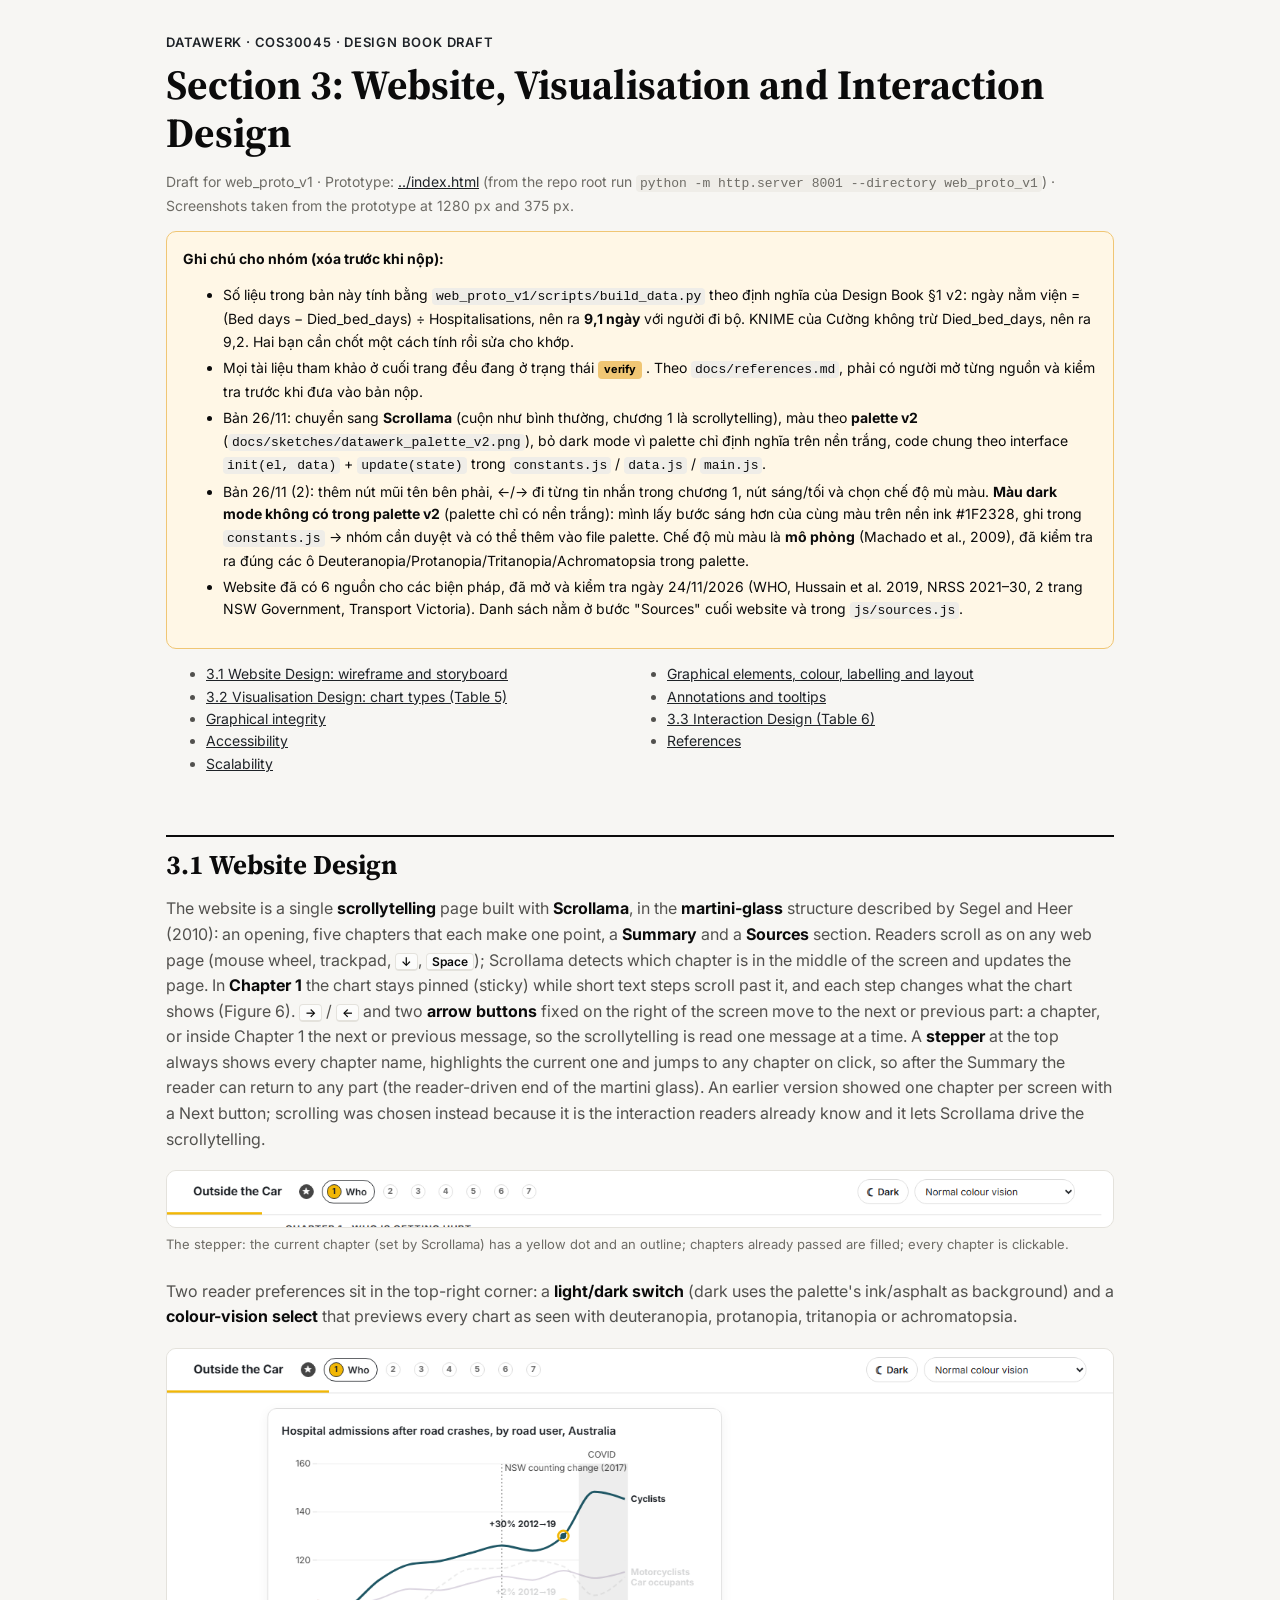
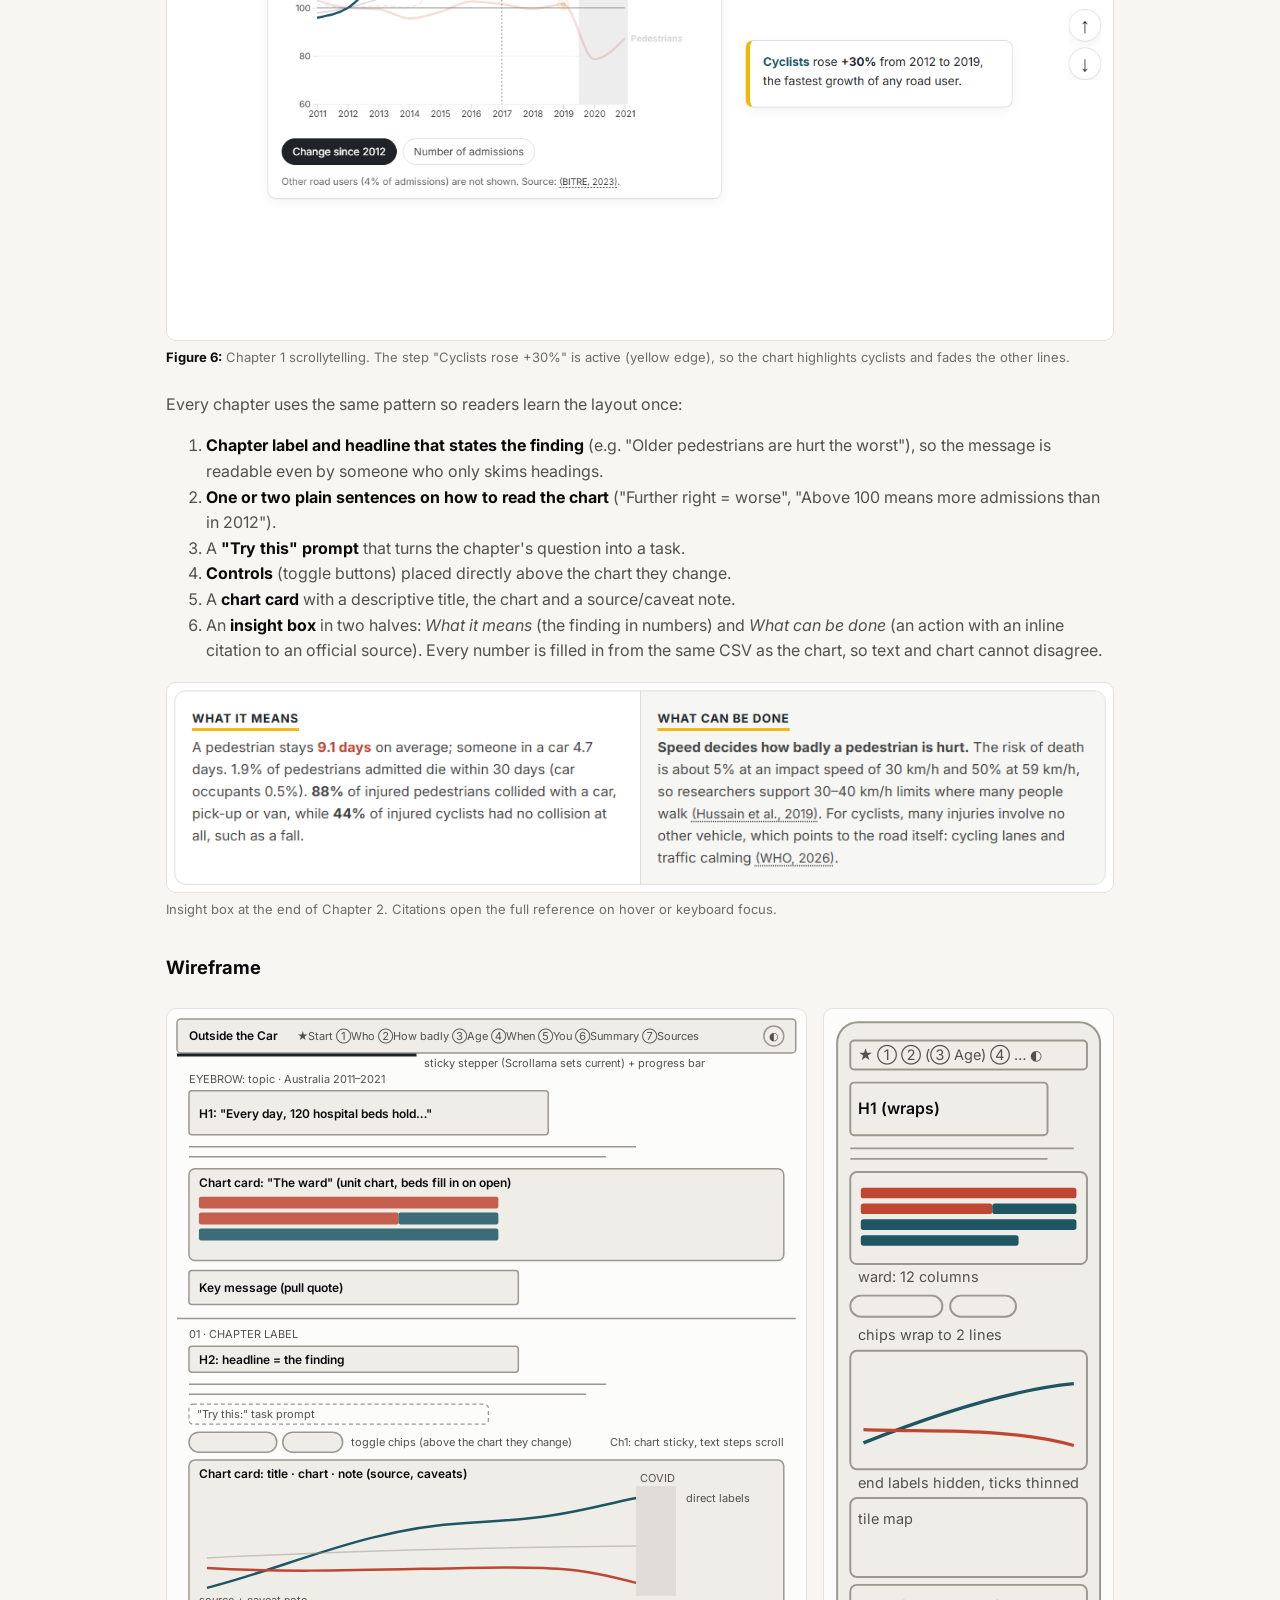
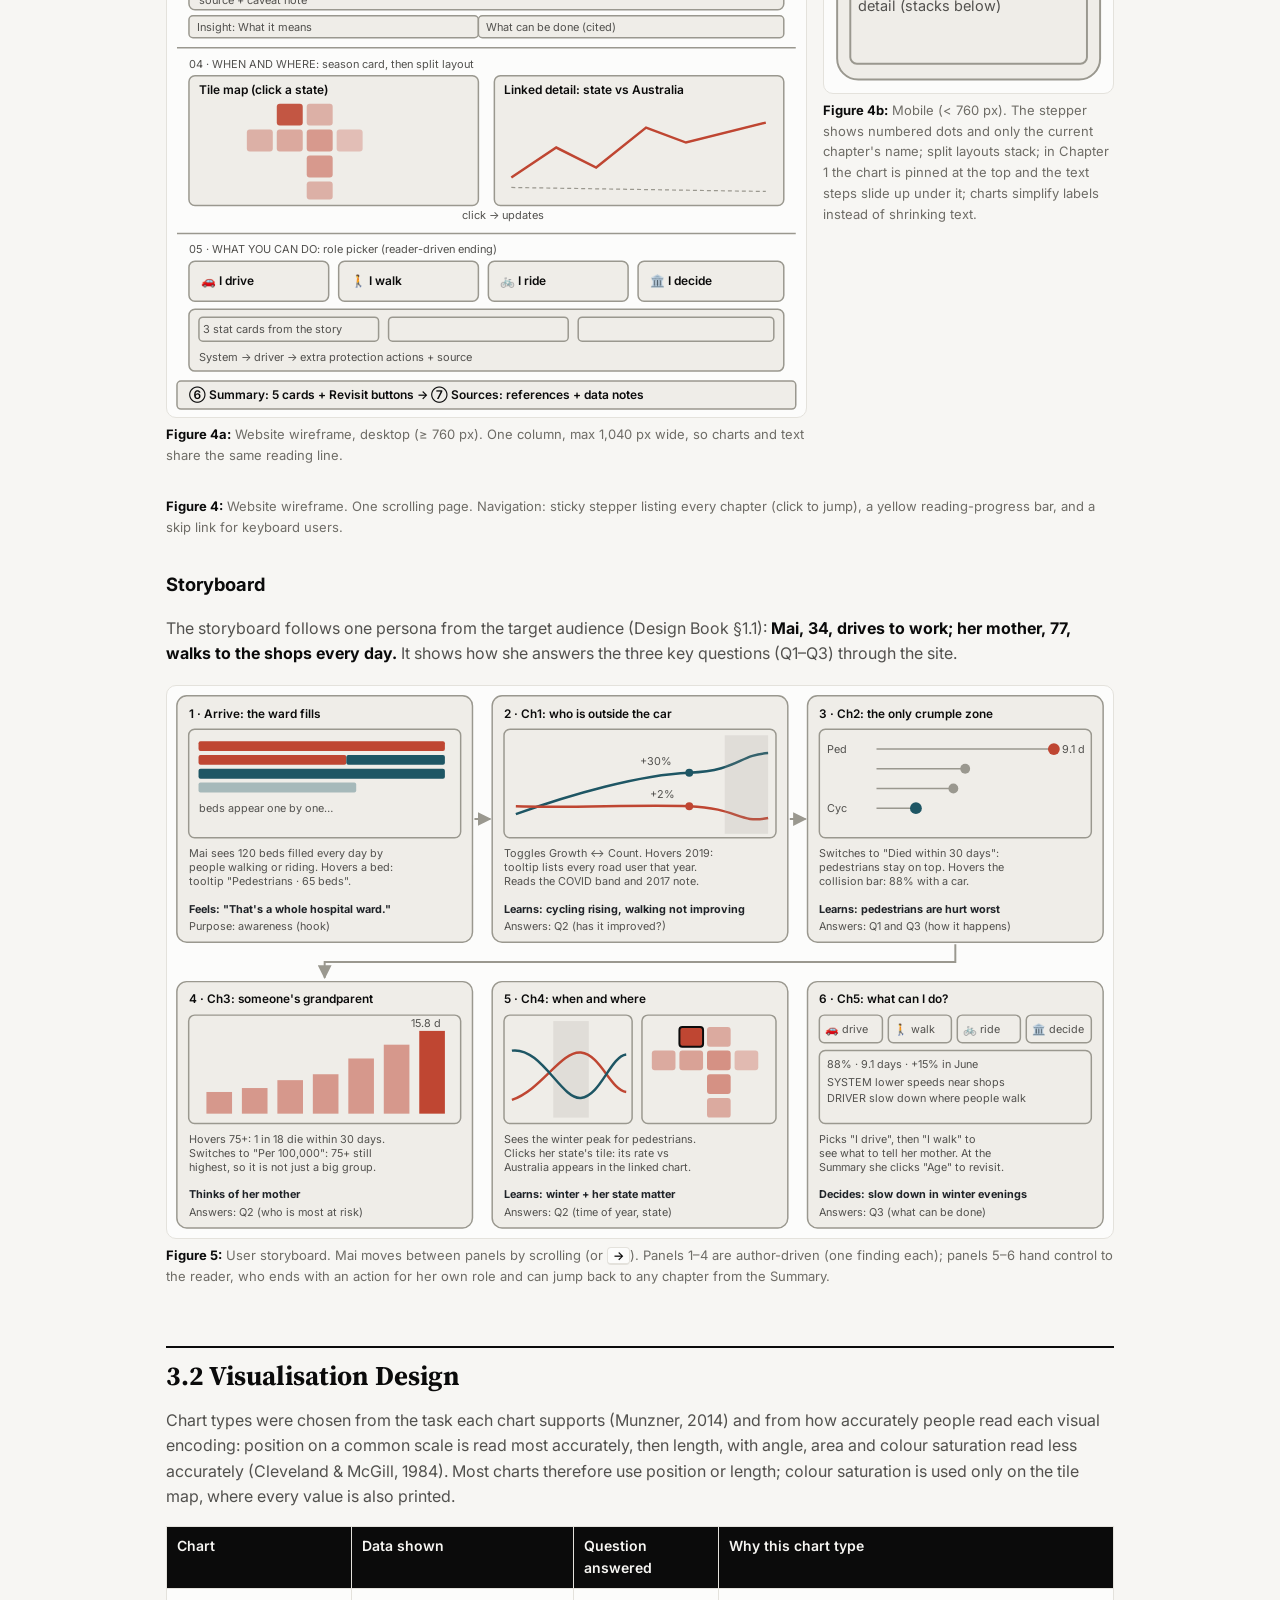
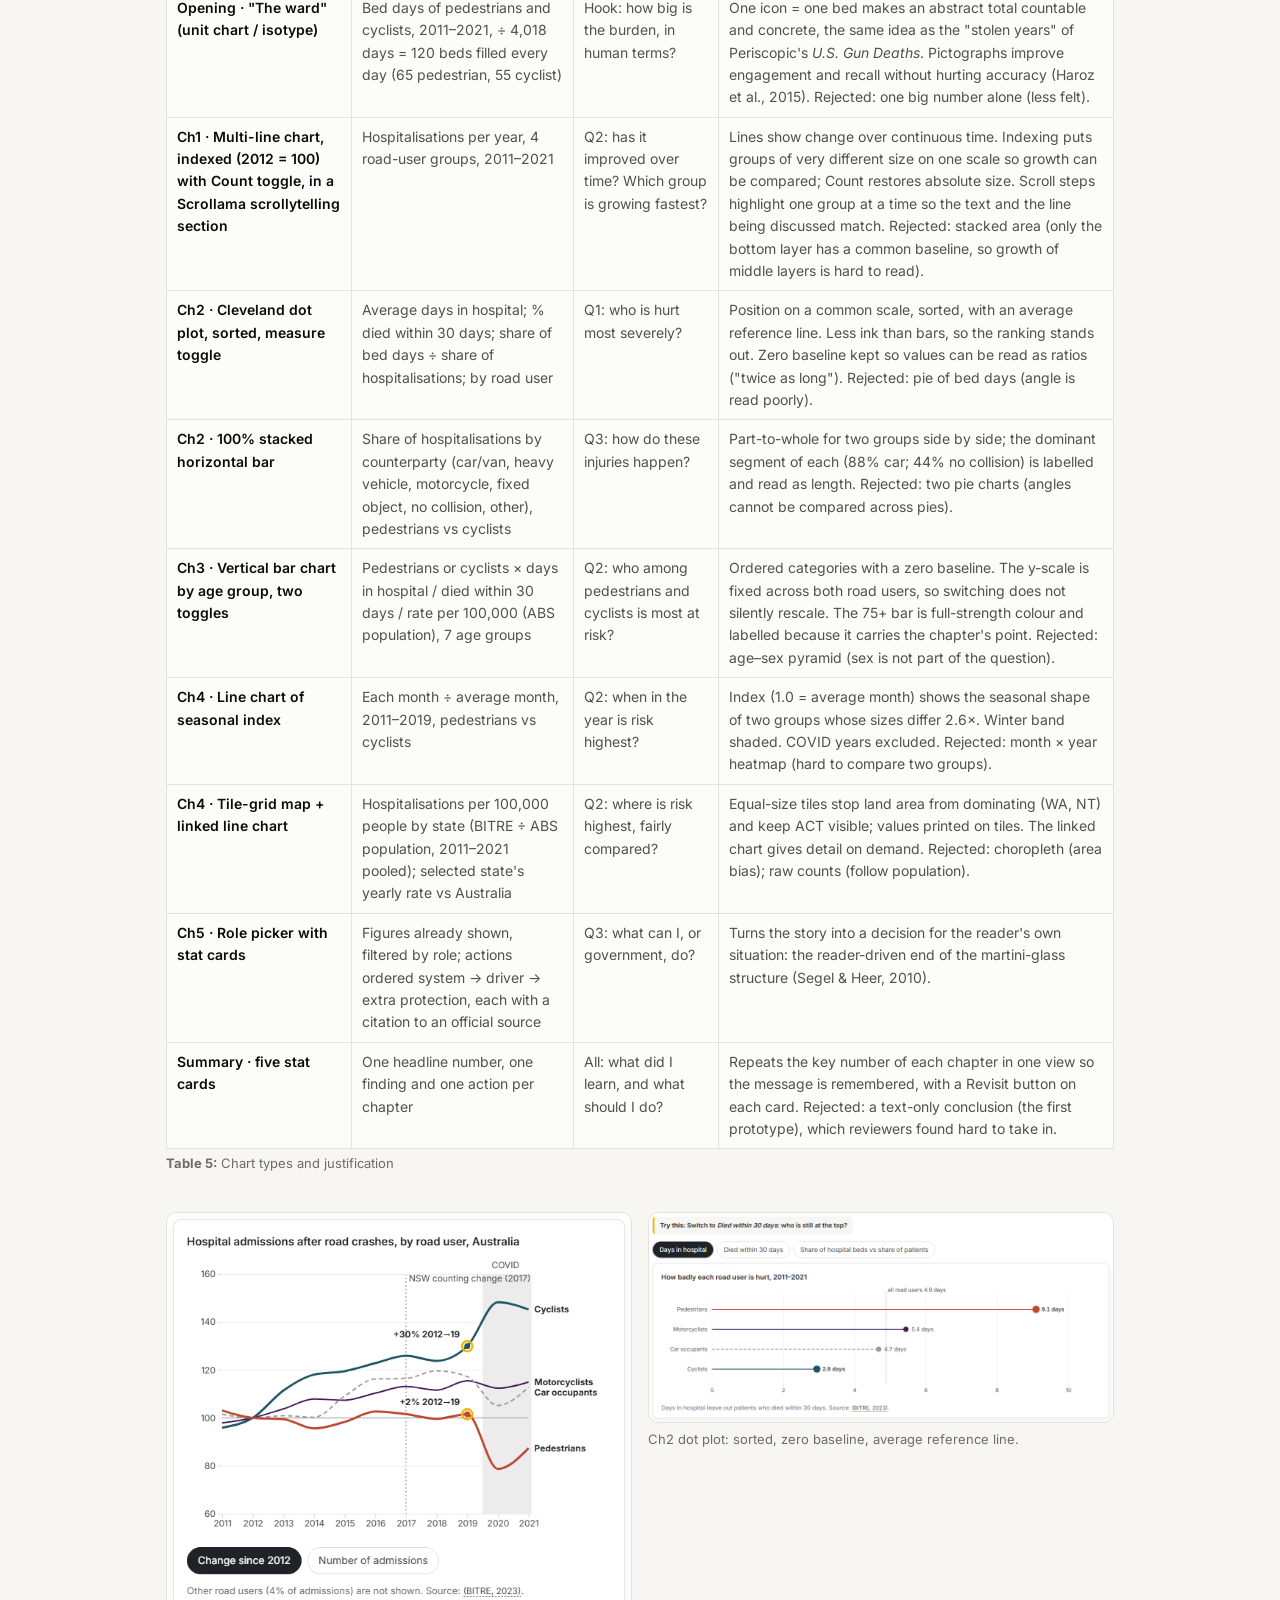
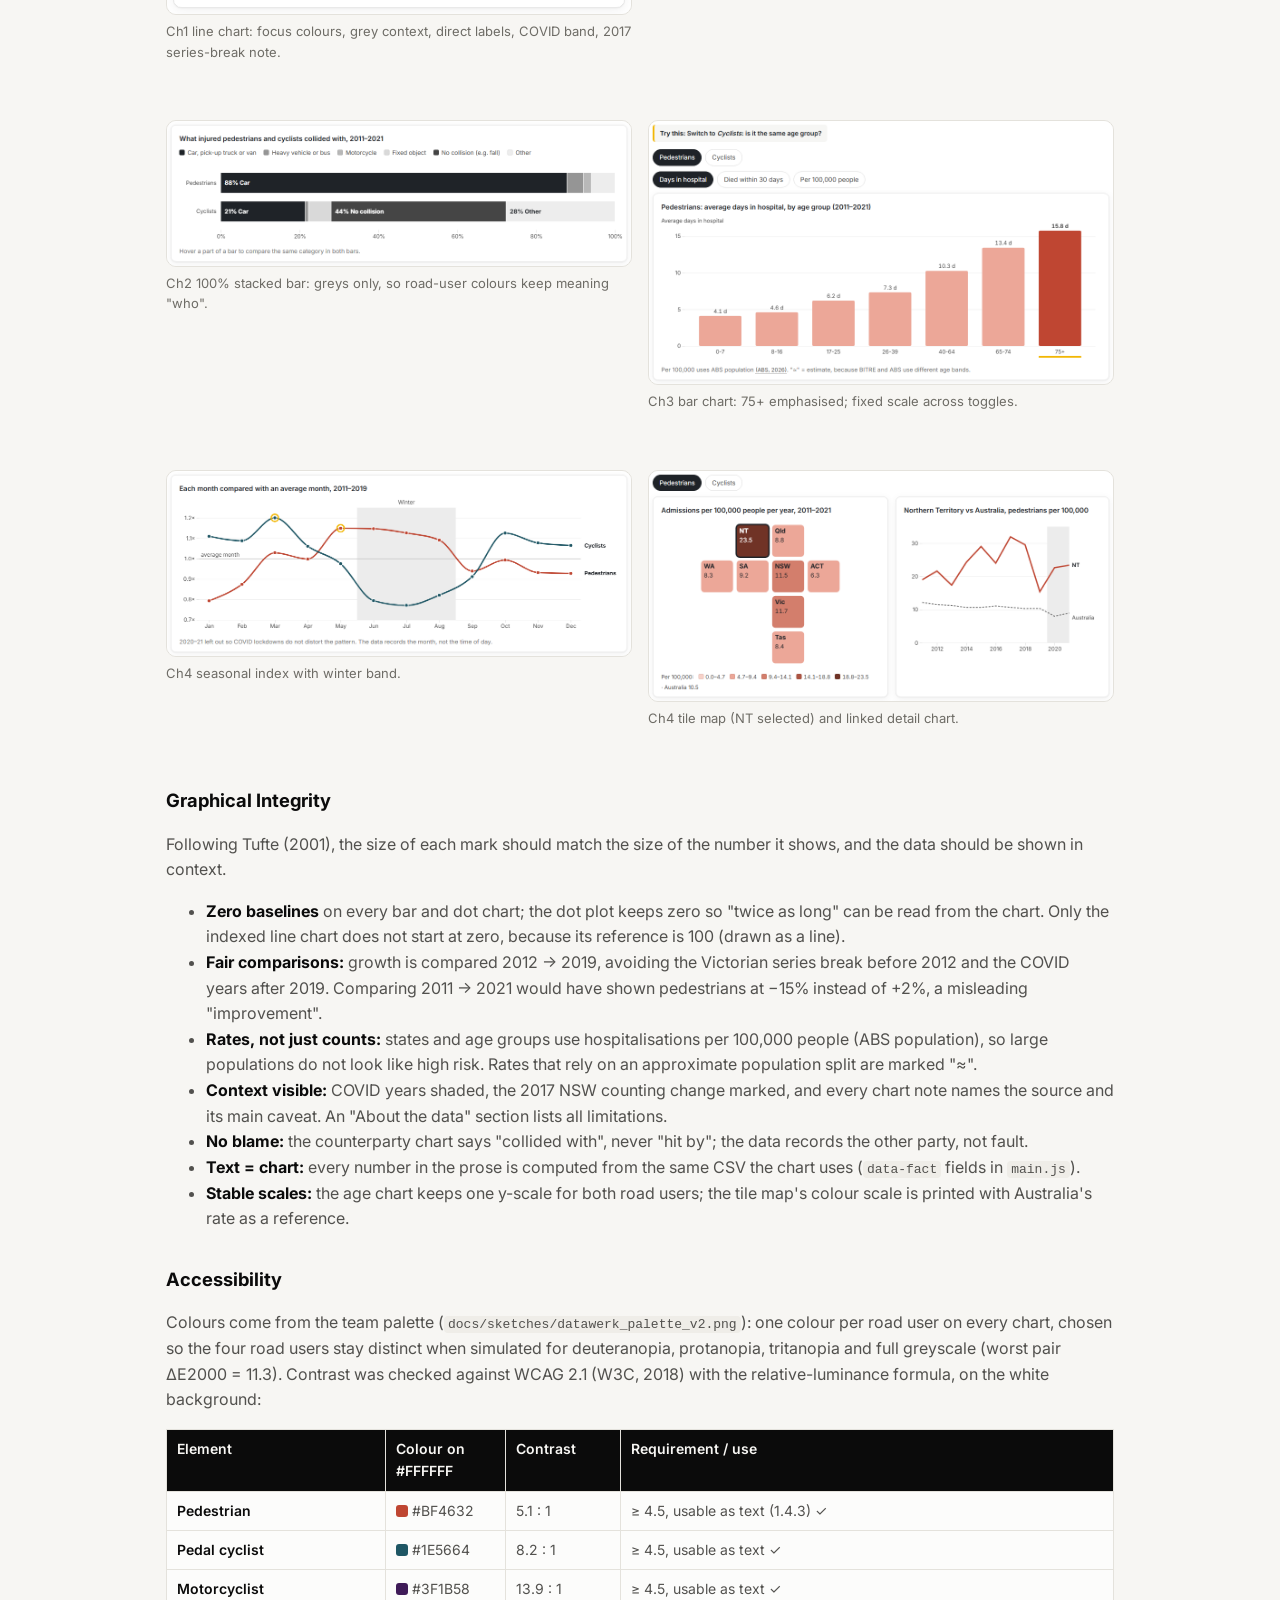
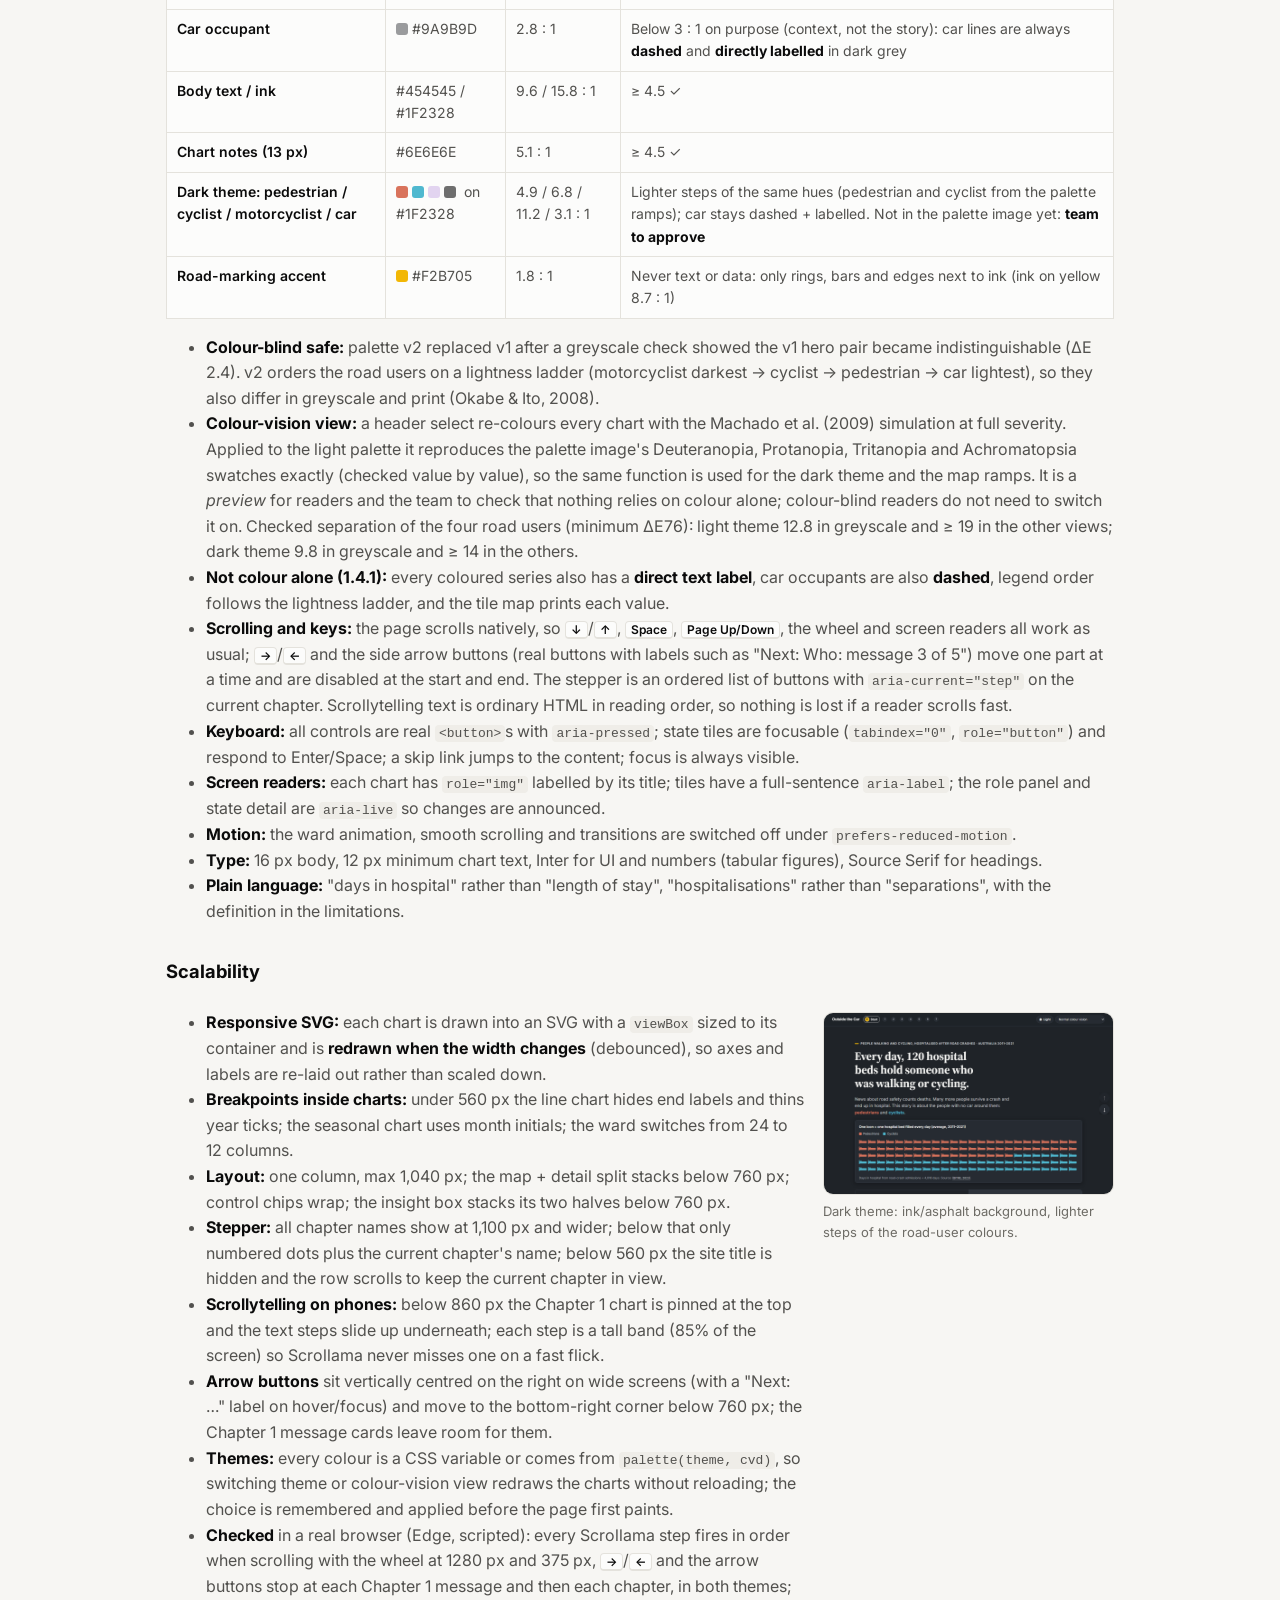
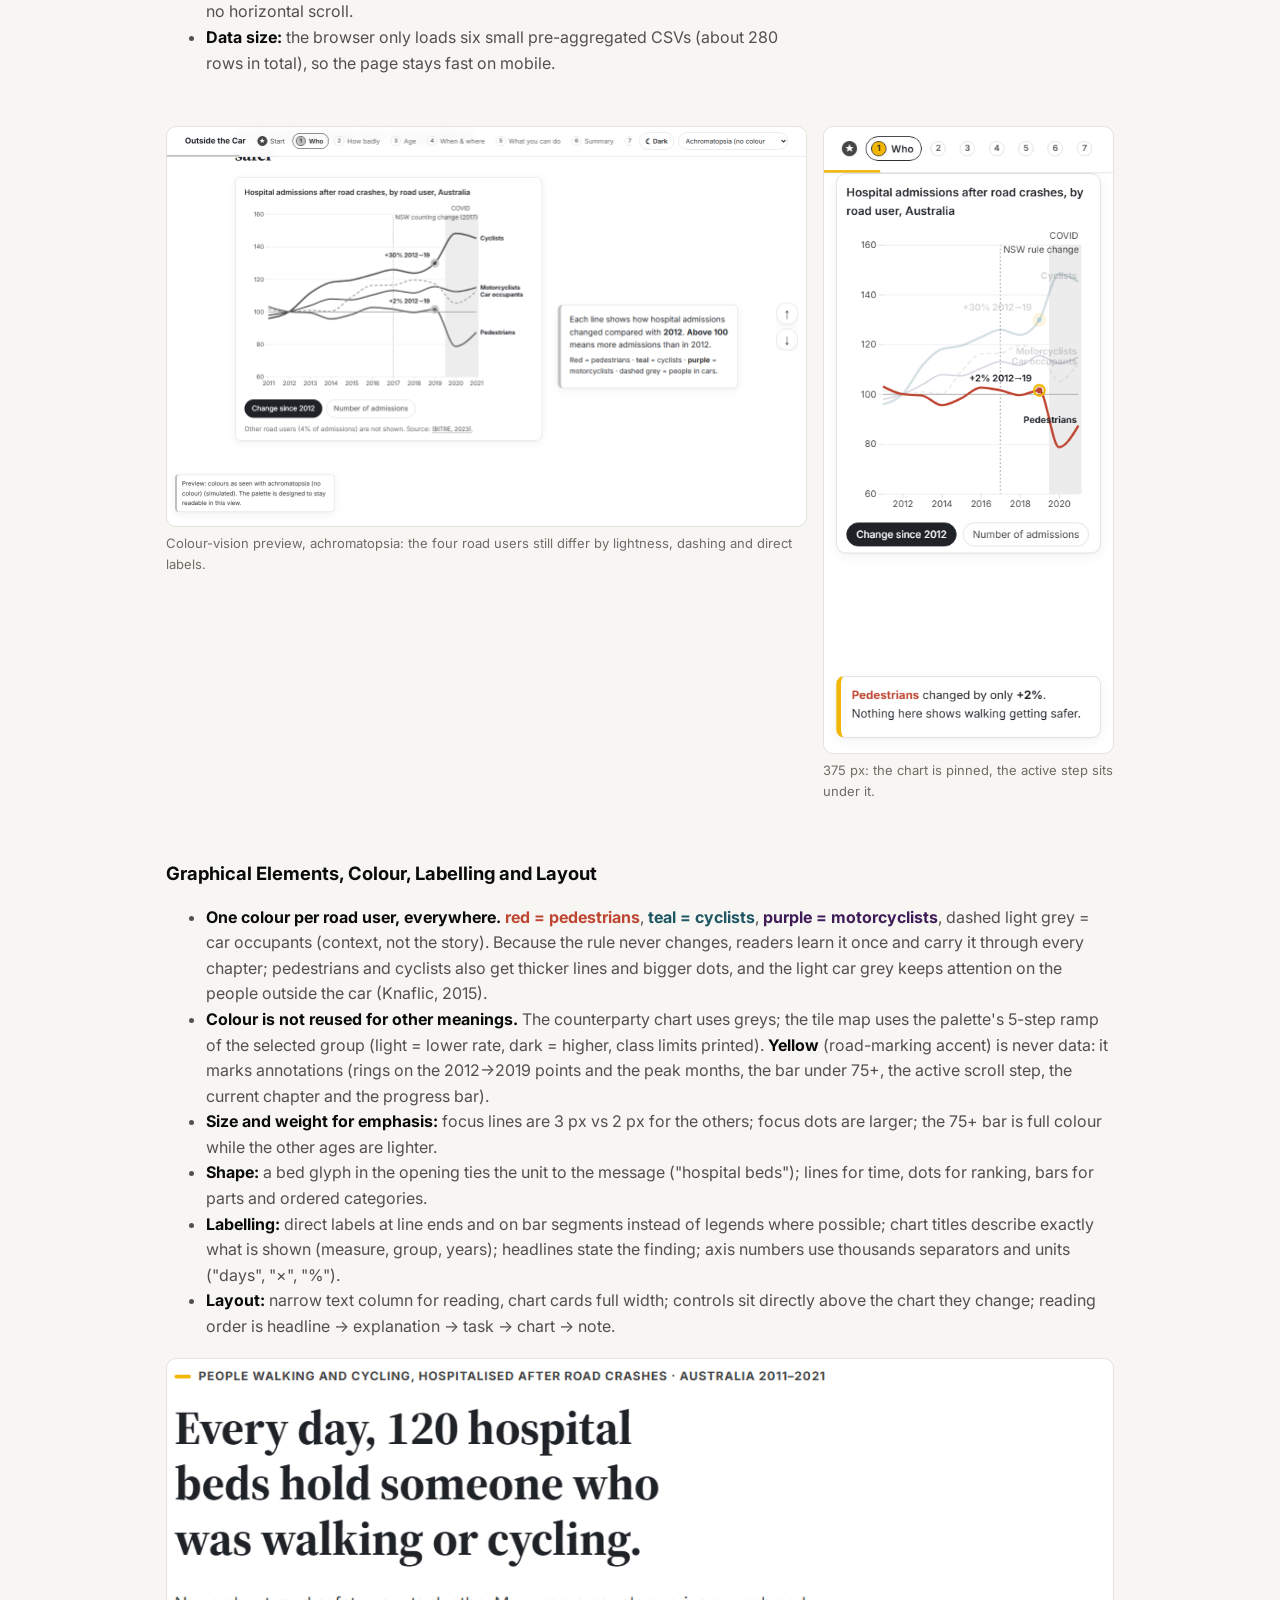
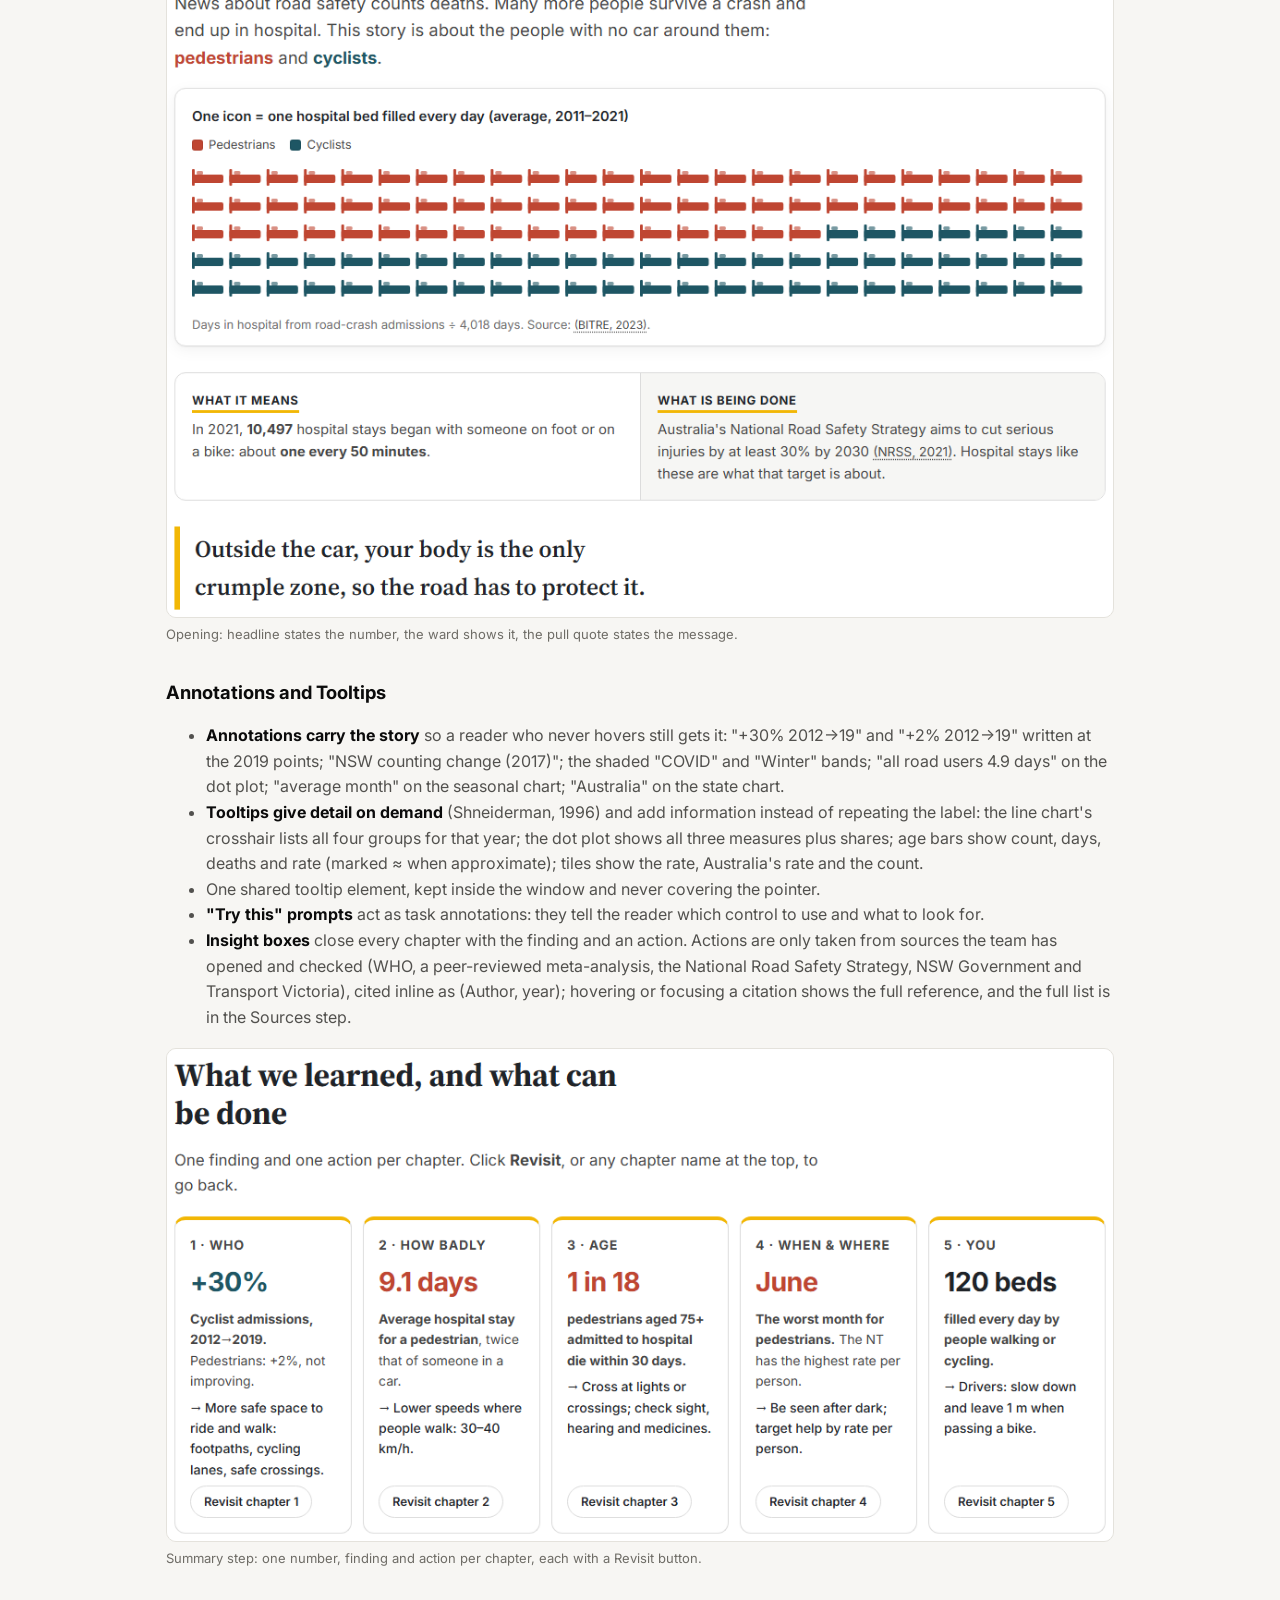
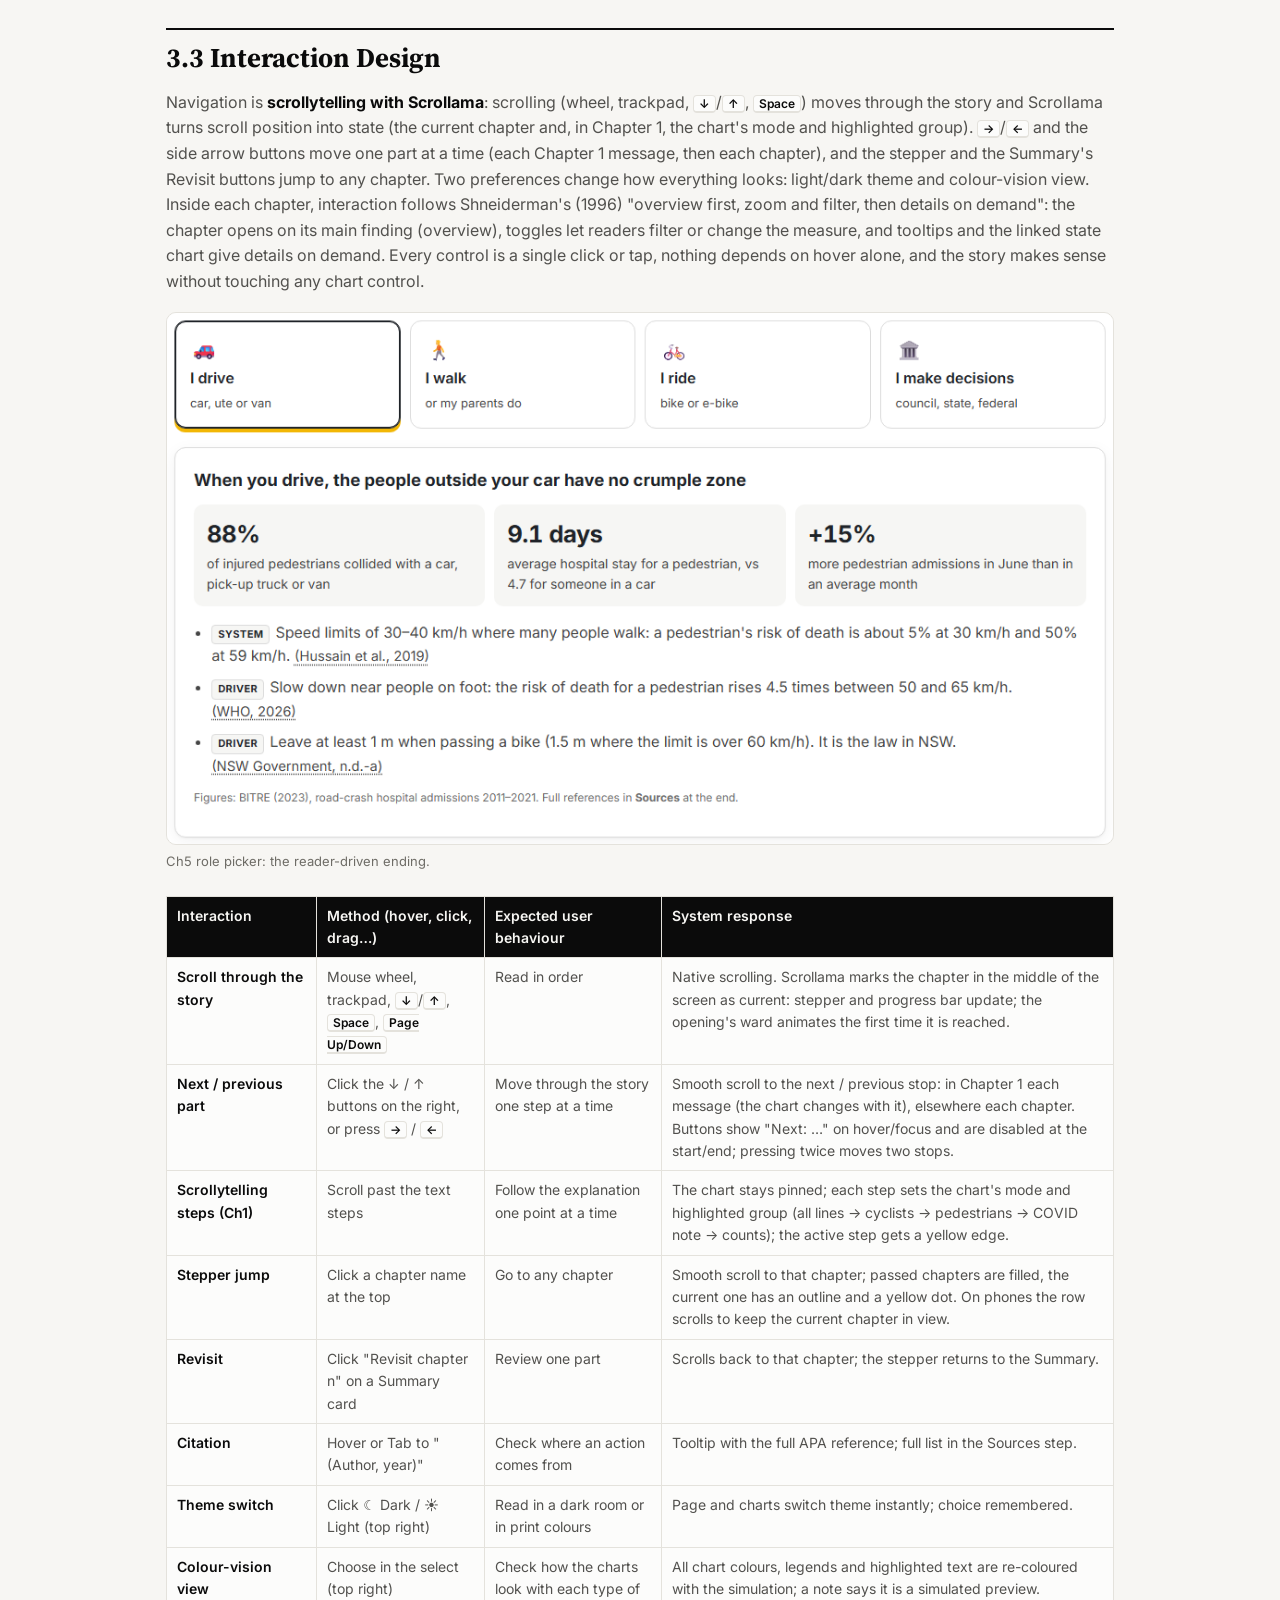
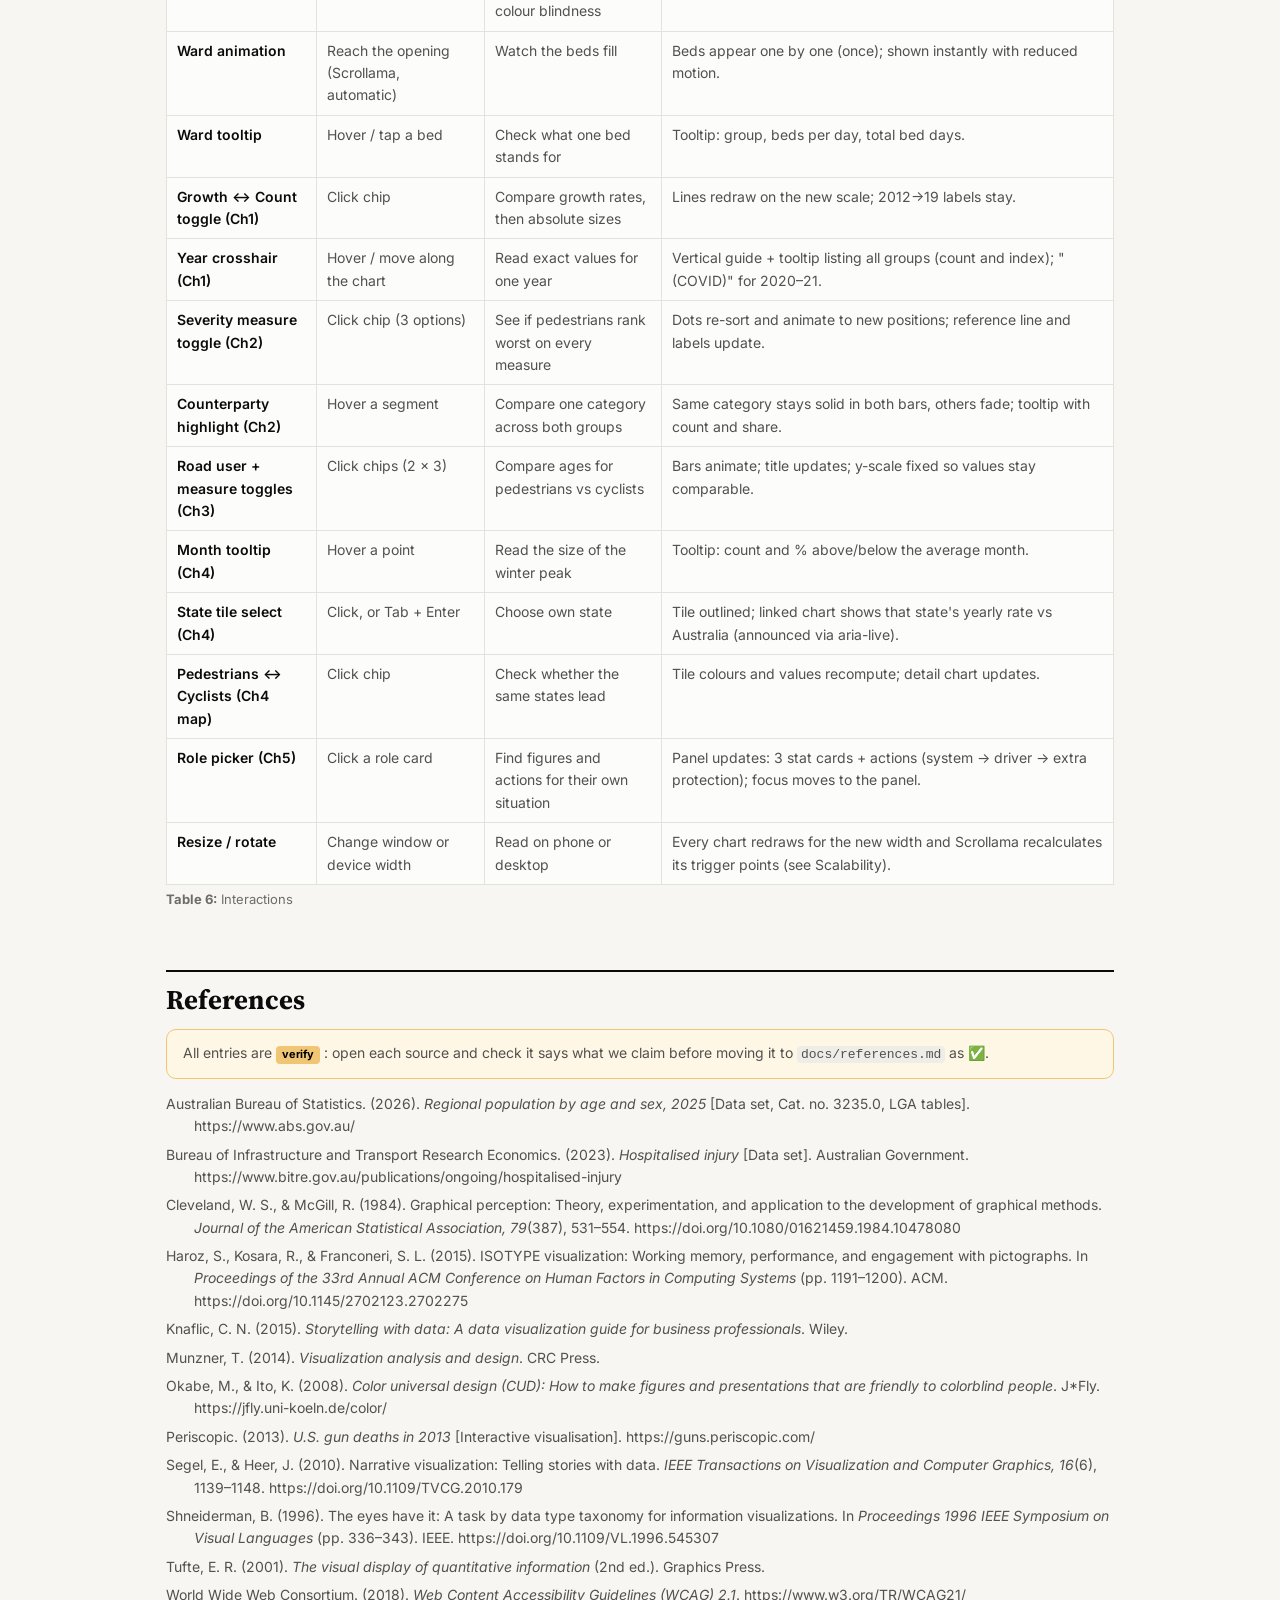
<file: web_proto_v1/design/design_book_s3.html>
<!doctype html>
<html lang="en">
<head>
<meta charset="utf-8">
<meta name="viewport" content="width=device-width, initial-scale=1">
<title>Design Book §3 Draft</title>
<link href="https://fonts.googleapis.com/css2?family=Inter:wght@400;600;700&family=Source+Serif+4:opsz,wght@8..60,600;8..60,700&display=swap" rel="stylesheet">
<style>
  :root { --bg:#f7f6f3; --surface:#fcfcfb; --border:#e4e2dc; --text:#0b0b0b; --text-2:#52514e; --text-3:#6e6c66;
          --accent:#1F2328; --ped:#BF4632; --cyc:#1E5664; --wf:#9a988f; --wf-fill:#efede8; --note:#fff7e6; --note-b:#f0c674; }
  @media (prefers-color-scheme: dark) { :root:not([data-theme="light"]) {
    --bg:#121211; --surface:#1a1a19; --border:#2e2e2b; --text:#f0efec; --text-2:#c3c2b7; --text-3:#9b9a92;
    --accent:#f08a4b; --ped:#f08a4b; --cyc:#5b9cf0; --wf:#77766f; --wf-fill:#232321; --note:#2a2418; --note-b:#7a6230; } }
  * { box-sizing: border-box; }
  body { margin:0; background:var(--bg); color:var(--text); font:16px/1.6 Inter, system-ui, sans-serif; }
  .wrap { max-width: 980px; margin: 0 auto; padding: 32px 16px 80px; }
  h1, h2 { font-family:"Source Serif 4", Georgia, serif; line-height:1.15; }
  h1 { font-size: clamp(1.8rem, 4vw, 2.6rem); margin: .2em 0 .3em; }
  h2 { font-size: 1.7rem; margin: 2.2em 0 .4em; padding-top: 12px; border-top: 2px solid var(--text); }
  h3 { font-size: 1.15rem; margin: 1.8em 0 .4em; }
  h4 { margin: 1.2em 0 .3em; }
  p, li { color: var(--text-2); }
  strong { color: var(--text); }
  a { color: var(--accent); }
  .eyebrow { font-size:13px; font-weight:600; letter-spacing:.06em; text-transform:uppercase; color:var(--accent); margin:0; }
  .meta { font-size: 14px; color: var(--text-3); }
  .note { background: var(--note); border: 1px solid var(--note-b); border-radius: 10px; padding: 12px 16px; font-size: 14px; }
  .note p, .note li { color: var(--text); margin: 4px 0; }
  figure { margin: 18px 0 24px; }
  figure img, figure svg { display:block; width:100%; height:auto; border:1px solid var(--border); border-radius:10px; background:var(--surface); }
  figcaption { font-size: 13px; color: var(--text-3); margin-top: 6px; }
  figcaption b { color: var(--text); }
  .two { display:grid; grid-template-columns: 2.2fr 1fr; gap: 16px; align-items: start; }
  .two-eq { display:grid; grid-template-columns: 1fr 1fr; gap: 16px; align-items: start; }
  @media (max-width: 760px) { .two, .two-eq { grid-template-columns: 1fr; } }
  .table-wrap { overflow-x: auto; margin: 12px 0 4px; }
  table { border-collapse: collapse; width: 100%; font-size: 14px; background: var(--surface); }
  th, td { border: 1px solid var(--border); padding: 8px 10px; text-align: left; vertical-align: top; }
  th { background: var(--text); color: var(--bg); font-weight: 600; }
  td { color: var(--text-2); }
  td:first-child { color: var(--text); font-weight: 600; }
  .tcap { font-size: 13px; color: var(--text-3); margin: 4px 0 20px; }
  .ref { padding-left: 2em; text-indent: -2em; font-size: 14px; margin: 6px 0; }
  .tag { display:inline-block; font-size:11px; font-weight:700; padding:0 6px; border-radius:4px; background:var(--note-b); color:#000; margin-right:4px; }
  .swatch { display:inline-block; width:12px; height:12px; border-radius:3px; vertical-align:-1px; margin-right:4px; }
  code { font-size: 13px; background: var(--wf-fill); padding: 1px 4px; border-radius: 4px; }
  kbd { font: 600 12px Inter, sans-serif; border: 1px solid var(--border); border-bottom-width: 2px; border-radius: 4px; padding: 0 5px; background: var(--surface); color: var(--text); }
  /* wireframe + storyboard drawing primitives (SVG uses these via class) */
  .wf-box { fill: var(--wf-fill); stroke: var(--wf); stroke-width: 1.5; }
  .wf-line { stroke: var(--wf); stroke-width: 1.5; fill: none; }
  .wf-dash { stroke: var(--wf); stroke-width: 1.2; stroke-dasharray: 4 3; fill: none; }
  .wf-t { fill: var(--text); font: 600 12px Inter, sans-serif; }
  .wf-s { fill: var(--text-2); font: 11px Inter, sans-serif; }
  .wf-ped { fill: var(--ped); } .wf-cyc { fill: var(--cyc); }
  .wf-ped-s { stroke: var(--ped); stroke-width: 2.5; fill: none; } .wf-cyc-s { stroke: var(--cyc); stroke-width: 2.5; fill: none; }
  .callout { fill: var(--accent); font: 700 11px Inter, sans-serif; }
  .toc { columns: 2; font-size: 14px; } @media (max-width: 600px) { .toc { columns: 1; } }
</style>
</head>
<body>
<div class="wrap">

<p class="eyebrow">DataWerk · COS30045 · Design Book draft</p>
<h1>Section 3: Website, Visualisation and Interaction Design</h1>
<p class="meta">Draft for web_proto_v1 · Prototype: <a href="../index.html">../index.html</a> (from the repo root run <code>python -m http.server 8001 --directory web_proto_v1</code>) · Screenshots taken from the prototype at 1280 px and 375 px.</p>

<div class="note">
  <p><strong>Ghi chú cho nhóm (xóa trước khi nộp):</strong></p>
  <ul>
    <li>Số liệu trong bản này tính bằng <code>web_proto_v1/scripts/build_data.py</code> theo định nghĩa của Design Book §1 v2: ngày nằm viện = (Bed days − Died_bed_days) ÷ Hospitalisations, nên ra <b>9,1 ngày</b> với người đi bộ. KNIME của Cường không trừ Died_bed_days, nên ra 9,2. Hai bạn cần chốt một cách tính rồi sửa cho khớp.</li>
    <li>Mọi tài liệu tham khảo ở cuối trang đều đang ở trạng thái <span class="tag">verify</span>. Theo <code>docs/references.md</code>, phải có người mở từng nguồn và kiểm tra trước khi đưa vào bản nộp.</li>
    <li>Bản 26/11: chuyển sang <b>Scrollama</b> (cuộn như bình thường, chương 1 là scrollytelling), màu theo <b>palette v2</b> (<code>docs/sketches/datawerk_palette_v2.png</code>), bỏ dark mode vì palette chỉ định nghĩa trên nền trắng, code chung theo interface <code>init(el, data)</code> + <code>update(state)</code> trong <code>constants.js</code> / <code>data.js</code> / <code>main.js</code>.</li>
    <li>Bản 26/11 (2): thêm nút mũi tên bên phải, ←/→ đi từng tin nhắn trong chương 1, nút sáng/tối và chọn chế độ mù màu. <b>Màu dark mode không có trong palette v2</b> (palette chỉ có nền trắng): mình lấy bước sáng hơn của cùng màu trên nền ink #1F2328, ghi trong <code>constants.js</code> → nhóm cần duyệt và có thể thêm vào file palette. Chế độ mù màu là <b>mô phỏng</b> (Machado et al., 2009), đã kiểm tra ra đúng các ô Deuteranopia/Protanopia/Tritanopia/Achromatopsia trong palette.</li>
    <li>Website đã có 6 nguồn cho các biện pháp, đã mở và kiểm tra ngày 24/11/2026 (WHO, Hussain et al. 2019, NRSS 2021–30, 2 trang NSW Government, Transport Victoria). Danh sách nằm ở bước "Sources" cuối website và trong <code>js/sources.js</code>.</li>
  </ul>
</div>

<ul class="toc">
  <li><a href="#s31">3.1 Website Design: wireframe and storyboard</a></li>
  <li><a href="#s32">3.2 Visualisation Design: chart types (Table 5)</a></li>
  <li><a href="#integrity">Graphical integrity</a></li>
  <li><a href="#access">Accessibility</a></li>
  <li><a href="#scale">Scalability</a></li>
  <li><a href="#elements">Graphical elements, colour, labelling and layout</a></li>
  <li><a href="#annot">Annotations and tooltips</a></li>
  <li><a href="#s33">3.3 Interaction Design (Table 6)</a></li>
  <li><a href="#refs">References</a></li>
</ul>

<!-- =================================================================== -->
<h2 id="s31">3.1 Website Design</h2>
<p>The website is a single <strong>scrollytelling</strong> page built with <strong>Scrollama</strong>, in the <strong>martini-glass</strong> structure described by Segel and Heer (2010): an opening, five chapters that each make one point, a <strong>Summary</strong> and a <strong>Sources</strong> section. Readers scroll as on any web page (mouse wheel, trackpad, <kbd>↓</kbd>, <kbd>Space</kbd>); Scrollama detects which chapter is in the middle of the screen and updates the page. In <strong>Chapter 1</strong> the chart stays pinned (sticky) while short text steps scroll past it, and each step changes what the chart shows (Figure 6). <kbd>→</kbd> / <kbd>←</kbd> and two <strong>arrow buttons</strong> fixed on the right of the screen move to the next or previous part: a chapter, or inside Chapter 1 the next or previous message, so the scrollytelling is read one message at a time. A <strong>stepper</strong> at the top always shows every chapter name, highlights the current one and jumps to any chapter on click, so after the Summary the reader can return to any part (the reader-driven end of the martini glass). An earlier version showed one chapter per screen with a Next button; scrolling was chosen instead because it is the interaction readers already know and it lets Scrollama drive the scrollytelling.</p>
<figure><img src="img/stepper.png" alt="Stepper bar showing every chapter, the current one highlighted"><figcaption>The stepper: the current chapter (set by Scrollama) has a yellow dot and an outline; chapters already passed are filled; every chapter is clickable.</figcaption></figure>
<p>Two reader preferences sit in the top-right corner: a <strong>light/dark switch</strong> (dark uses the palette's ink/asphalt as background) and a <strong>colour-vision select</strong> that previews every chart as seen with deuteranopia, protanopia, tritanopia or achromatopsia.</p>
<figure><img src="img/scrolly.png" alt="Chapter 1 scrollytelling: sticky chart with a text step"><figcaption><b>Figure 6:</b> Chapter 1 scrollytelling. The step "Cyclists rose +30%" is active (yellow edge), so the chart highlights cyclists and fades the other lines.</figcaption></figure>
<p>Every chapter uses the same pattern so readers learn the layout once:</p>
<ol>
  <li><strong>Chapter label and headline that states the finding</strong> (e.g. "Older pedestrians are hurt the worst"), so the message is readable even by someone who only skims headings.</li>
  <li><strong>One or two plain sentences on how to read the chart</strong> ("Further right = worse", "Above 100 means more admissions than in 2012").</li>
  <li>A <strong>"Try this" prompt</strong> that turns the chapter's question into a task.</li>
  <li><strong>Controls</strong> (toggle buttons) placed directly above the chart they change.</li>
  <li>A <strong>chart card</strong> with a descriptive title, the chart and a source/caveat note.</li>
  <li>An <strong>insight box</strong> in two halves: <em>What it means</em> (the finding in numbers) and <em>What can be done</em> (an action with an inline citation to an official source). Every number is filled in from the same CSV as the chart, so text and chart cannot disagree.</li>
</ol>
<figure><img src="img/insight.png" alt="Insight box with What it means and What can be done"><figcaption>Insight box at the end of Chapter 2. Citations open the full reference on hover or keyboard focus.</figcaption></figure>

<h3>Wireframe</h3>
<div class="two">
<figure>
<svg viewBox="0 0 640 1010" role="img" aria-labelledby="wf-desk-t">
  <title id="wf-desk-t">Desktop wireframe of the web_proto_v1 page</title>
  <rect class="wf-box" x="10" y="10" width="620" height="34" rx="4"/>
  <text class="wf-t" x="22" y="31">Outside the Car</text>
  <text class="wf-s" x="130" y="31">★Start ①Who ②How badly ③Age ④When ⑤You ⑥Summary ⑦Sources</text>
  <circle class="wf-box" cx="608" cy="27" r="10"/><text class="wf-s" x="603" y="31">◐</text>
  <line x1="10" y1="46" x2="250" y2="46" stroke="var(--accent)" stroke-width="3"/>
  <text class="wf-s" x="258" y="58">sticky stepper (Scrollama sets current) + progress bar</text>
  <text class="wf-s" x="22" y="74">EYEBROW: topic · Australia 2011–2021</text>
  <rect class="wf-box" x="22" y="82" width="360" height="44" rx="3"/><text class="wf-t" x="32" y="109">H1: "Every day, 120 hospital beds hold…"</text>
  <line class="wf-line" x1="22" y1="138" x2="470" y2="138"/><line class="wf-line" x1="22" y1="148" x2="440" y2="148"/>
  <rect class="wf-box" x="22" y="160" width="596" height="92" rx="6"/>
  <text class="wf-t" x="32" y="178">Chart card: "The ward" (unit chart, beds fill in on open)</text>
  <g>
    <rect class="wf-ped" x="32" y="188" width="300" height="12" rx="2" opacity=".85"/>
    <rect class="wf-ped" x="32" y="204" width="200" height="12" rx="2" opacity=".85"/>
    <rect class="wf-cyc" x="232" y="204" width="100" height="12" rx="2" opacity=".85"/>
    <rect class="wf-cyc" x="32" y="220" width="300" height="12" rx="2" opacity=".85"/>
  </g>
  <rect class="wf-box" x="22" y="262" width="330" height="34" rx="3"/><text class="wf-t" x="32" y="284">Key message (pull quote)</text>
  <line class="wf-line" x1="10" y1="310" x2="630" y2="310"/>
  <text class="wf-s" x="22" y="330">01 · CHAPTER LABEL</text>
  <rect class="wf-box" x="22" y="338" width="330" height="26" rx="3"/><text class="wf-t" x="32" y="356">H2: headline = the finding</text>
  <line class="wf-line" x1="22" y1="376" x2="440" y2="376"/><line class="wf-line" x1="22" y1="386" x2="420" y2="386"/>
  <rect class="wf-dash" x="22" y="396" width="300" height="20" rx="4"/><text class="wf-s" x="30" y="410">"Try this:" task prompt</text>
  <rect class="wf-box" x="22" y="424" width="88" height="20" rx="10"/><rect class="wf-box" x="116" y="424" width="60" height="20" rx="10"/>
  <text class="wf-s" x="184" y="438">toggle chips (above the chart they change)</text>
  <rect class="wf-box" x="22" y="452" width="596" height="150" rx="6"/>
  <text class="wf-t" x="32" y="470">Chart card: title · chart · note (source, caveats)</text>
  <path class="wf-cyc-s" d="M40 580 C120 560 200 520 300 515 S 420 500 470 490"/>
  <path class="wf-ped-s" d="M40 560 C120 565 200 562 300 560 S 420 562 470 575"/>
  <path class="wf-line" d="M40 550 C140 545 260 540 470 538" opacity=".5"/>
  <rect x="470" y="478" width="40" height="110" fill="var(--wf)" opacity=".18"/><text class="wf-s" x="474" y="474">COVID</text>
  <text class="wf-s" x="520" y="494">direct labels</text>
  <text class="wf-s" x="32" y="596">source + caveat note</text>
  <rect class="wf-box" x="22" y="608" width="290" height="22" rx="4"/><text class="wf-s" x="30" y="623">Insight: What it means</text>
  <rect class="wf-box" x="312" y="608" width="306" height="22" rx="4"/><text class="wf-s" x="320" y="623">What can be done (cited)</text>
  <text class="wf-s" x="618" y="438" text-anchor="end">Ch1: chart sticky, text steps scroll</text>
  <line class="wf-line" x1="10" y1="640" x2="630" y2="640"/>
  <text class="wf-s" x="22" y="660">04 · WHEN AND WHERE: season card, then split layout</text>
  <rect class="wf-box" x="22" y="668" width="290" height="130" rx="6"/><text class="wf-t" x="32" y="686">Tile map (click a state)</text>
  <g opacity=".9">
    <rect class="wf-ped" x="110" y="696" width="26" height="22" rx="3"/><rect class="wf-ped" x="140" y="696" width="26" height="22" rx="3" opacity=".4"/>
    <rect class="wf-ped" x="80" y="722" width="26" height="22" rx="3" opacity=".4"/><rect class="wf-ped" x="110" y="722" width="26" height="22" rx="3" opacity=".45"/>
    <rect class="wf-ped" x="140" y="722" width="26" height="22" rx="3" opacity=".55"/><rect class="wf-ped" x="170" y="722" width="26" height="22" rx="3" opacity=".3"/>
    <rect class="wf-ped" x="140" y="748" width="26" height="22" rx="3" opacity=".55"/><rect class="wf-ped" x="140" y="774" width="26" height="18" rx="3" opacity=".4"/>
  </g>
  <rect class="wf-box" x="328" y="668" width="290" height="130" rx="6"/><text class="wf-t" x="338" y="686">Linked detail: state vs Australia</text>
  <path class="wf-ped-s" d="M345 770 L390 740 L430 760 L480 720 L520 735 L600 715"/>
  <path class="wf-dash" d="M345 780 L600 784"/>
  <text class="wf-s" x="296" y="812">click → updates</text>
  <line class="wf-line" x1="10" y1="826" x2="630" y2="826"/>
  <text class="wf-s" x="22" y="846">05 · WHAT YOU CAN DO: role picker (reader-driven ending)</text>
  <rect class="wf-box" x="22" y="854" width="140" height="40" rx="6"/><rect class="wf-box" x="172" y="854" width="140" height="40" rx="6"/>
  <rect class="wf-box" x="322" y="854" width="140" height="40" rx="6"/><rect class="wf-box" x="472" y="854" width="146" height="40" rx="6"/>
  <text class="wf-t" x="34" y="878">🚗 I drive</text><text class="wf-t" x="184" y="878">🚶 I walk</text><text class="wf-t" x="334" y="878">🚲 I ride</text><text class="wf-t" x="484" y="878">🏛️ I decide</text>
  <rect class="wf-box" x="22" y="902" width="596" height="62" rx="6"/>
  <rect class="wf-box" x="32" y="910" width="180" height="24" rx="4"/><rect class="wf-box" x="222" y="910" width="180" height="24" rx="4"/><rect class="wf-box" x="412" y="910" width="196" height="24" rx="4"/>
  <text class="wf-s" x="36" y="926">3 stat cards from the story</text>
  <text class="wf-s" x="32" y="954">System → driver → extra protection actions + source</text>
  <rect class="wf-box" x="10" y="974" width="620" height="28" rx="4"/><text class="wf-t" x="22" y="992">⑥ Summary: 5 cards + Revisit buttons → ⑦ Sources: references + data notes</text>
</svg>
<figcaption><b>Figure 4a:</b> Website wireframe, desktop (≥ 760 px). One column, max 1,040 px wide, so charts and text share the same reading line.</figcaption>
</figure>
<figure>
<svg viewBox="0 0 220 520" role="img" aria-labelledby="wf-mob-t">
  <title id="wf-mob-t">Mobile wireframe</title>
  <rect class="wf-box" x="10" y="10" width="200" height="500" rx="16"/>
  <rect class="wf-box" x="20" y="24" width="180" height="22" rx="3"/><text class="wf-s" x="26" y="39">★ ① ② (③ Age) ④ … ◐</text>
  <rect class="wf-box" x="20" y="56" width="150" height="40" rx="3"/><text class="wf-t" x="26" y="80">H1 (wraps)</text>
  <line class="wf-line" x1="20" y1="106" x2="190" y2="106"/><line class="wf-line" x1="20" y1="114" x2="170" y2="114"/>
  <rect class="wf-box" x="20" y="124" width="180" height="70" rx="5"/>
  <g><rect class="wf-ped" x="28" y="136" width="164" height="8" rx="2"/><rect class="wf-ped" x="28" y="148" width="100" height="8" rx="2"/><rect class="wf-cyc" x="128" y="148" width="64" height="8" rx="2"/><rect class="wf-cyc" x="28" y="160" width="164" height="8" rx="2"/><rect class="wf-cyc" x="28" y="172" width="120" height="8" rx="2"/></g>
  <text class="wf-s" x="26" y="208">ward: 12 columns</text>
  <rect class="wf-box" x="20" y="218" width="70" height="16" rx="8"/><rect class="wf-box" x="96" y="218" width="50" height="16" rx="8"/>
  <text class="wf-s" x="26" y="252">chips wrap to 2 lines</text>
  <rect class="wf-box" x="20" y="260" width="180" height="90" rx="5"/>
  <path class="wf-cyc-s" d="M30 330 C80 310 140 290 190 285"/><path class="wf-ped-s" d="M30 320 C80 322 140 318 190 332"/>
  <text class="wf-s" x="26" y="364">end labels hidden, ticks thinned</text>
  <rect class="wf-box" x="20" y="372" width="180" height="60" rx="5"/><text class="wf-s" x="26" y="392">tile map</text>
  <rect class="wf-box" x="20" y="438" width="180" height="60" rx="5"/><text class="wf-s" x="26" y="458">detail (stacks below)</text>
</svg>
<figcaption><b>Figure 4b:</b> Mobile (&lt; 760 px). The stepper shows numbered dots and only the current chapter's name; split layouts stack; in Chapter 1 the chart is pinned at the top and the text steps slide up under it; charts simplify labels instead of shrinking text.</figcaption>
</figure>
</div>
<figcaption><b>Figure 4:</b> Website wireframe. One scrolling page. Navigation: sticky stepper listing every chapter (click to jump), a yellow reading-progress bar, and a skip link for keyboard users.</figcaption>

<h3>Storyboard</h3>
<p>The storyboard follows one persona from the target audience (Design Book §1.1): <strong>Mai, 34, drives to work; her mother, 77, walks to the shops every day.</strong> It shows how she answers the three key questions (Q1–Q3) through the site.</p>
<figure>
<svg viewBox="0 0 960 560" role="img" aria-labelledby="sb-t">
  <title id="sb-t">Six-panel storyboard of a user moving through the site</title>
  <defs><marker id="arr" viewBox="0 0 10 10" refX="9" refY="5" markerWidth="7" markerHeight="7" orient="auto"><path d="M0 0L10 5L0 10z" fill="var(--wf)"/></marker></defs>
  <g transform="translate(10,10)">
    <rect class="wf-box" width="300" height="250" rx="10"/>
    <text class="wf-t" x="12" y="22">1 · Arrive: the ward fills</text>
    <rect class="wf-box" x="12" y="34" width="276" height="110" rx="6"/>
    <g>
      <rect class="wf-ped" x="22" y="46" width="250" height="10" rx="2"/><rect class="wf-ped" x="22" y="60" width="150" height="10" rx="2"/>
      <rect class="wf-cyc" x="172" y="60" width="100" height="10" rx="2"/><rect class="wf-cyc" x="22" y="74" width="250" height="10" rx="2"/>
      <rect class="wf-cyc" x="22" y="88" width="160" height="10" rx="2" opacity=".35"/>
    </g>
    <text class="wf-s" x="22" y="118">beds appear one by one…</text>
    <text class="wf-s" x="12" y="164">Mai sees 120 beds filled every day by</text>
    <text class="wf-s" x="12" y="178">people walking or riding. Hovers a bed:</text>
    <text class="wf-s" x="12" y="192">tooltip "Pedestrians · 65 beds".</text>
    <text class="callout" x="12" y="220">Feels: "That's a whole hospital ward."</text>
    <text class="wf-s" x="12" y="238">Purpose: awareness (hook)</text>
  </g>
  <g transform="translate(330,10)">
    <rect class="wf-box" width="300" height="250" rx="10"/>
    <text class="wf-t" x="12" y="22">2 · Ch1: who is outside the car</text>
    <rect class="wf-box" x="12" y="34" width="276" height="110" rx="6"/>
    <path class="wf-cyc-s" d="M24 120 C80 100 150 80 200 78 S 250 60 280 58"/>
    <path class="wf-ped-s" d="M24 112 C80 114 150 110 200 112 S 250 130 280 124"/>
    <rect x="236" y="40" width="44" height="100" fill="var(--wf)" opacity=".18"/>
    <circle cx="200" cy="78" r="4" class="wf-cyc"/><text class="wf-s" x="150" y="70">+30%</text>
    <circle cx="200" cy="112" r="4" class="wf-ped"/><text class="wf-s" x="160" y="104">+2%</text>
    <text class="wf-s" x="12" y="164">Toggles Growth ↔ Count. Hovers 2019:</text>
    <text class="wf-s" x="12" y="178">tooltip lists every road user that year.</text>
    <text class="wf-s" x="12" y="192">Reads the COVID band and 2017 note.</text>
    <text class="callout" x="12" y="220">Learns: cycling rising, walking not improving</text>
    <text class="wf-s" x="12" y="238">Answers: Q2 (has it improved?)</text>
  </g>
  <g transform="translate(650,10)">
    <rect class="wf-box" width="300" height="250" rx="10"/>
    <text class="wf-t" x="12" y="22">3 · Ch2: the only crumple zone</text>
    <rect class="wf-box" x="12" y="34" width="276" height="110" rx="6"/>
    <line class="wf-line" x1="70" y1="54" x2="250" y2="54"/><circle cx="250" cy="54" r="6" class="wf-ped"/>
    <line class="wf-line" x1="70" y1="74" x2="160" y2="74"/><circle cx="160" cy="74" r="5" fill="var(--wf)"/>
    <line class="wf-line" x1="70" y1="94" x2="148" y2="94"/><circle cx="148" cy="94" r="5" fill="var(--wf)"/>
    <line class="wf-line" x1="70" y1="114" x2="110" y2="114"/><circle cx="110" cy="114" r="6" class="wf-cyc"/>
    <text class="wf-s" x="20" y="58">Ped</text><text class="wf-s" x="20" y="118">Cyc</text><text class="wf-s" x="258" y="58">9.1 d</text>
    <text class="wf-s" x="12" y="164">Switches to "Died within 30 days":</text>
    <text class="wf-s" x="12" y="178">pedestrians stay on top. Hovers the</text>
    <text class="wf-s" x="12" y="192">collision bar: 88% with a car.</text>
    <text class="callout" x="12" y="220">Learns: pedestrians are hurt worst</text>
    <text class="wf-s" x="12" y="238">Answers: Q1 and Q3 (how it happens)</text>
  </g>
  <path d="M312 135 L328 135" stroke="var(--wf)" stroke-width="2" marker-end="url(#arr)"/>
  <path d="M632 135 L648 135" stroke="var(--wf)" stroke-width="2" marker-end="url(#arr)"/>
  <path d="M800 262 L800 280 L160 280 L160 296" stroke="var(--wf)" stroke-width="2" fill="none" marker-end="url(#arr)"/>
  <g transform="translate(10,300)">
    <rect class="wf-box" width="300" height="250" rx="10"/>
    <text class="wf-t" x="12" y="22">4 · Ch3: someone's grandparent</text>
    <rect class="wf-box" x="12" y="34" width="276" height="110" rx="6"/>
    <g class="wf-ped" opacity=".5">
      <rect x="30" y="112" width="26" height="22"/><rect x="66" y="108" width="26" height="26"/><rect x="102" y="100" width="26" height="34"/>
      <rect x="138" y="94" width="26" height="40"/><rect x="174" y="78" width="26" height="56"/><rect x="210" y="64" width="26" height="70"/>
    </g>
    <rect class="wf-ped" x="246" y="50" width="26" height="84"/><text class="wf-s" x="238" y="46">15.8 d</text>
    <text class="wf-s" x="12" y="164">Hovers 75+: 1 in 18 die within 30 days.</text>
    <text class="wf-s" x="12" y="178">Switches to "Per 100,000": 75+ still</text>
    <text class="wf-s" x="12" y="192">highest, so it is not just a big group.</text>
    <text class="callout" x="12" y="220">Thinks of her mother</text>
    <text class="wf-s" x="12" y="238">Answers: Q2 (who is most at risk)</text>
  </g>
  <g transform="translate(330,300)">
    <rect class="wf-box" width="300" height="250" rx="10"/>
    <text class="wf-t" x="12" y="22">5 · Ch4: when and where</text>
    <rect class="wf-box" x="12" y="34" width="130" height="110" rx="6"/>
    <rect x="62" y="40" width="36" height="98" fill="var(--wf)" opacity=".18"/>
    <path class="wf-ped-s" d="M20 120 C50 110 70 70 90 72 S 120 110 136 112"/>
    <path class="wf-cyc-s" d="M20 70 C50 66 70 120 90 118 S 120 76 136 74"/>
    <rect class="wf-box" x="152" y="34" width="136" height="110" rx="6"/>
    <rect class="wf-ped" x="190" y="46" width="24" height="20" rx="3" stroke="var(--text)" stroke-width="2"/>
    <rect class="wf-ped" x="218" y="46" width="24" height="20" rx="3" opacity=".4"/>
    <rect class="wf-ped" x="162" y="70" width="24" height="20" rx="3" opacity=".4"/><rect class="wf-ped" x="190" y="70" width="24" height="20" rx="3" opacity=".45"/>
    <rect class="wf-ped" x="218" y="70" width="24" height="20" rx="3" opacity=".55"/><rect class="wf-ped" x="246" y="70" width="24" height="20" rx="3" opacity=".3"/>
    <rect class="wf-ped" x="218" y="94" width="24" height="20" rx="3" opacity=".55"/><rect class="wf-ped" x="218" y="118" width="24" height="20" rx="3" opacity=".4"/>
    <text class="wf-s" x="12" y="164">Sees the winter peak for pedestrians.</text>
    <text class="wf-s" x="12" y="178">Clicks her state's tile: its rate vs</text>
    <text class="wf-s" x="12" y="192">Australia appears in the linked chart.</text>
    <text class="callout" x="12" y="220">Learns: winter + her state matter</text>
    <text class="wf-s" x="12" y="238">Answers: Q2 (time of year, state)</text>
  </g>
  <g transform="translate(650,300)">
    <rect class="wf-box" width="300" height="250" rx="10"/>
    <text class="wf-t" x="12" y="22">6 · Ch5: what can I do?</text>
    <rect class="wf-box" x="12" y="34" width="64" height="28" rx="5" stroke="var(--text)" stroke-width="2"/><text class="wf-s" x="18" y="52">🚗 drive</text>
    <rect class="wf-box" x="82" y="34" width="64" height="28" rx="5"/><text class="wf-s" x="88" y="52">🚶 walk</text>
    <rect class="wf-box" x="152" y="34" width="64" height="28" rx="5"/><text class="wf-s" x="158" y="52">🚲 ride</text>
    <rect class="wf-box" x="222" y="34" width="66" height="28" rx="5"/><text class="wf-s" x="228" y="52">🏛️ decide</text>
    <rect class="wf-box" x="12" y="70" width="276" height="74" rx="6"/>
    <text class="wf-s" x="20" y="88">88% · 9.1 days · +15% in June</text>
    <text class="wf-s" x="20" y="106">SYSTEM lower speeds near shops</text>
    <text class="wf-s" x="20" y="122">DRIVER slow down where people walk</text>
    <text class="wf-s" x="12" y="164">Picks "I drive", then "I walk" to</text>
    <text class="wf-s" x="12" y="178">see what to tell her mother. At the</text>
    <text class="wf-s" x="12" y="192">Summary she clicks "Age" to revisit.</text>
    <text class="callout" x="12" y="220">Decides: slow down in winter evenings</text>
    <text class="wf-s" x="12" y="238">Answers: Q3 (what can be done)</text>
  </g>
</svg>
<figcaption><b>Figure 5:</b> User storyboard. Mai moves between panels by scrolling (or <kbd>→</kbd>). Panels 1–4 are author-driven (one finding each); panels 5–6 hand control to the reader, who ends with an action for her own role and can jump back to any chapter from the Summary.</figcaption>
</figure>

<!-- =================================================================== -->
<h2 id="s32">3.2 Visualisation Design</h2>
<p>Chart types were chosen from the task each chart supports (Munzner, 2014) and from how accurately people read each visual encoding: position on a common scale is read most accurately, then length, with angle, area and colour saturation read less accurately (Cleveland &amp; McGill, 1984). Most charts therefore use position or length; colour saturation is used only on the tile map, where every value is also printed.</p>

<div class="table-wrap"><table>
<thead><tr><th>Chart</th><th>Data shown</th><th>Question answered</th><th>Why this chart type</th></tr></thead>
<tbody>
<tr><td>Opening · "The ward" (unit chart / isotype)</td><td>Bed days of pedestrians and cyclists, 2011–2021, ÷ 4,018 days = 120 beds filled every day (65 pedestrian, 55 cyclist)</td><td>Hook: how big is the burden, in human terms?</td><td>One icon = one bed makes an abstract total countable and concrete, the same idea as the "stolen years" of Periscopic's <em>U.S. Gun Deaths</em>. Pictographs improve engagement and recall without hurting accuracy (Haroz et al., 2015). Rejected: one big number alone (less felt).</td></tr>
<tr><td>Ch1 · Multi-line chart, indexed (2012 = 100) with Count toggle, in a Scrollama scrollytelling section</td><td>Hospitalisations per year, 4 road-user groups, 2011–2021</td><td>Q2: has it improved over time? Which group is growing fastest?</td><td>Lines show change over continuous time. Indexing puts groups of very different size on one scale so growth can be compared; Count restores absolute size. Scroll steps highlight one group at a time so the text and the line being discussed match. Rejected: stacked area (only the bottom layer has a common baseline, so growth of middle layers is hard to read).</td></tr>
<tr><td>Ch2 · Cleveland dot plot, sorted, measure toggle</td><td>Average days in hospital; % died within 30 days; share of bed days ÷ share of hospitalisations; by road user</td><td>Q1: who is hurt most severely?</td><td>Position on a common scale, sorted, with an average reference line. Less ink than bars, so the ranking stands out. Zero baseline kept so values can be read as ratios ("twice as long"). Rejected: pie of bed days (angle is read poorly).</td></tr>
<tr><td>Ch2 · 100% stacked horizontal bar</td><td>Share of hospitalisations by counterparty (car/van, heavy vehicle, motorcycle, fixed object, no collision, other), pedestrians vs cyclists</td><td>Q3: how do these injuries happen?</td><td>Part-to-whole for two groups side by side; the dominant segment of each (88% car; 44% no collision) is labelled and read as length. Rejected: two pie charts (angles cannot be compared across pies).</td></tr>
<tr><td>Ch3 · Vertical bar chart by age group, two toggles</td><td>Pedestrians or cyclists × days in hospital / died within 30 days / rate per 100,000 (ABS population), 7 age groups</td><td>Q2: who among pedestrians and cyclists is most at risk?</td><td>Ordered categories with a zero baseline. The y-scale is fixed across both road users, so switching does not silently rescale. The 75+ bar is full-strength colour and labelled because it carries the chapter's point. Rejected: age–sex pyramid (sex is not part of the question).</td></tr>
<tr><td>Ch4 · Line chart of seasonal index</td><td>Each month ÷ average month, 2011–2019, pedestrians vs cyclists</td><td>Q2: when in the year is risk highest?</td><td>Index (1.0 = average month) shows the seasonal shape of two groups whose sizes differ 2.6×. Winter band shaded. COVID years excluded. Rejected: month × year heatmap (hard to compare two groups).</td></tr>
<tr><td>Ch4 · Tile-grid map + linked line chart</td><td>Hospitalisations per 100,000 people by state (BITRE ÷ ABS population, 2011–2021 pooled); selected state's yearly rate vs Australia</td><td>Q2: where is risk highest, fairly compared?</td><td>Equal-size tiles stop land area from dominating (WA, NT) and keep ACT visible; values printed on tiles. The linked chart gives detail on demand. Rejected: choropleth (area bias); raw counts (follow population).</td></tr>
<tr><td>Ch5 · Role picker with stat cards</td><td>Figures already shown, filtered by role; actions ordered system → driver → extra protection, each with a citation to an official source</td><td>Q3: what can I, or government, do?</td><td>Turns the story into a decision for the reader's own situation: the reader-driven end of the martini-glass structure (Segel &amp; Heer, 2010).</td></tr>
<tr><td>Summary · five stat cards</td><td>One headline number, one finding and one action per chapter</td><td>All: what did I learn, and what should I do?</td><td>Repeats the key number of each chapter in one view so the message is remembered, with a Revisit button on each card. Rejected: a text-only conclusion (the first prototype), which reviewers found hard to take in.</td></tr>
</tbody></table></div>
<p class="tcap"><b>Table 5:</b> Chart types and justification</p>

<div class="two-eq">
  <figure><img src="img/trend.png" alt="Screenshot of the indexed line chart"><figcaption>Ch1 line chart: focus colours, grey context, direct labels, COVID band, 2017 series-break note.</figcaption></figure>
  <figure><img src="img/severity.png" alt="Screenshot of the dot plot"><figcaption>Ch2 dot plot: sorted, zero baseline, average reference line.</figcaption></figure>
  <figure><img src="img/counterparty.png" alt="Screenshot of the stacked bar"><figcaption>Ch2 100% stacked bar: greys only, so road-user colours keep meaning "who".</figcaption></figure>
  <figure><img src="img/age.png" alt="Screenshot of the age bar chart"><figcaption>Ch3 bar chart: 75+ emphasised; fixed scale across toggles.</figcaption></figure>
  <figure><img src="img/season.png" alt="Screenshot of the seasonal line chart"><figcaption>Ch4 seasonal index with winter band.</figcaption></figure>
  <figure><img src="img/states.png" alt="Screenshot of the tile map and linked chart"><figcaption>Ch4 tile map (NT selected) and linked detail chart.</figcaption></figure>
</div>

<h3 id="integrity">Graphical Integrity</h3>
<p>Following Tufte (2001), the size of each mark should match the size of the number it shows, and the data should be shown in context.</p>
<ul>
  <li><strong>Zero baselines</strong> on every bar and dot chart; the dot plot keeps zero so "twice as long" can be read from the chart. Only the indexed line chart does not start at zero, because its reference is 100 (drawn as a line).</li>
  <li><strong>Fair comparisons:</strong> growth is compared 2012 → 2019, avoiding the Victorian series break before 2012 and the COVID years after 2019. Comparing 2011 → 2021 would have shown pedestrians at −15% instead of +2%, a misleading "improvement".</li>
  <li><strong>Rates, not just counts:</strong> states and age groups use hospitalisations per 100,000 people (ABS population), so large populations do not look like high risk. Rates that rely on an approximate population split are marked "≈".</li>
  <li><strong>Context visible:</strong> COVID years shaded, the 2017 NSW counting change marked, and every chart note names the source and its main caveat. An "About the data" section lists all limitations.</li>
  <li><strong>No blame:</strong> the counterparty chart says "collided with", never "hit by"; the data records the other party, not fault.</li>
  <li><strong>Text = chart:</strong> every number in the prose is computed from the same CSV the chart uses (<code>data-fact</code> fields in <code>main.js</code>).</li>
  <li><strong>Stable scales:</strong> the age chart keeps one y-scale for both road users; the tile map's colour scale is printed with Australia's rate as a reference.</li>
</ul>

<h3 id="access">Accessibility</h3>
<p>Colours come from the team palette (<code>docs/sketches/datawerk_palette_v2.png</code>): one colour per road user on every chart, chosen so the four road users stay distinct when simulated for deuteranopia, protanopia, tritanopia and full greyscale (worst pair ΔE2000 = 11.3). Contrast was checked against WCAG 2.1 (W3C, 2018) with the relative-luminance formula, on the white background:</p>
<div class="table-wrap"><table>
<thead><tr><th>Element</th><th>Colour on #FFFFFF</th><th>Contrast</th><th>Requirement / use</th></tr></thead>
<tbody>
<tr><td>Pedestrian</td><td><span class="swatch" style="background:#BF4632"></span>#BF4632</td><td>5.1 : 1</td><td>≥ 4.5, usable as text (1.4.3) ✓</td></tr>
<tr><td>Pedal cyclist</td><td><span class="swatch" style="background:#1E5664"></span>#1E5664</td><td>8.2 : 1</td><td>≥ 4.5, usable as text ✓</td></tr>
<tr><td>Motorcyclist</td><td><span class="swatch" style="background:#3F1B58"></span>#3F1B58</td><td>13.9 : 1</td><td>≥ 4.5, usable as text ✓</td></tr>
<tr><td>Car occupant</td><td><span class="swatch" style="background:#9A9B9D"></span>#9A9B9D</td><td>2.8 : 1</td><td>Below 3 : 1 on purpose (context, not the story): car lines are always <strong>dashed</strong> and <strong>directly labelled</strong> in dark grey</td></tr>
<tr><td>Body text / ink</td><td>#454545 / #1F2328</td><td>9.6 / 15.8 : 1</td><td>≥ 4.5 ✓</td></tr>
<tr><td>Chart notes (13 px)</td><td>#6E6E6E</td><td>5.1 : 1</td><td>≥ 4.5 ✓</td></tr>
<tr><td>Dark theme: pedestrian / cyclist / motorcyclist / car</td><td><span class="swatch" style="background:#D9735C"></span><span class="swatch" style="background:#4FB8CF"></span><span class="swatch" style="background:#E2D4F0"></span><span class="swatch" style="background:#6E6E6E"></span> on #1F2328</td><td>4.9 / 6.8 / 11.2 / 3.1 : 1</td><td>Lighter steps of the same hues (pedestrian and cyclist from the palette ramps); car stays dashed + labelled. Not in the palette image yet: <strong>team to approve</strong></td></tr>
<tr><td>Road-marking accent</td><td><span class="swatch" style="background:#F2B705"></span>#F2B705</td><td>1.8 : 1</td><td>Never text or data: only rings, bars and edges next to ink (ink on yellow 8.7 : 1)</td></tr>
</tbody></table></div>
<ul>
  <li><strong>Colour-blind safe:</strong> palette v2 replaced v1 after a greyscale check showed the v1 hero pair became indistinguishable (ΔE 2.4). v2 orders the road users on a lightness ladder (motorcyclist darkest → cyclist → pedestrian → car lightest), so they also differ in greyscale and print (Okabe &amp; Ito, 2008).</li>
  <li><strong>Colour-vision view:</strong> a header select re-colours every chart with the Machado et al. (2009) simulation at full severity. Applied to the light palette it reproduces the palette image's Deuteranopia, Protanopia, Tritanopia and Achromatopsia swatches exactly (checked value by value), so the same function is used for the dark theme and the map ramps. It is a <em>preview</em> for readers and the team to check that nothing relies on colour alone; colour-blind readers do not need to switch it on. Checked separation of the four road users (minimum ΔE76): light theme 12.8 in greyscale and ≥ 19 in the other views; dark theme 9.8 in greyscale and ≥ 14 in the others.</li>
  <li><strong>Not colour alone (1.4.1):</strong> every coloured series also has a <strong>direct text label</strong>, car occupants are also <strong>dashed</strong>, legend order follows the lightness ladder, and the tile map prints each value.</li>
  <li><strong>Scrolling and keys:</strong> the page scrolls natively, so <kbd>↓</kbd>/<kbd>↑</kbd>, <kbd>Space</kbd>, <kbd>Page Up/Down</kbd>, the wheel and screen readers all work as usual; <kbd>→</kbd>/<kbd>←</kbd> and the side arrow buttons (real buttons with labels such as "Next: Who: message 3 of 5") move one part at a time and are disabled at the start and end. The stepper is an ordered list of buttons with <code>aria-current="step"</code> on the current chapter. Scrollytelling text is ordinary HTML in reading order, so nothing is lost if a reader scrolls fast.</li>
  <li><strong>Keyboard:</strong> all controls are real <code>&lt;button&gt;</code>s with <code>aria-pressed</code>; state tiles are focusable (<code>tabindex="0"</code>, <code>role="button"</code>) and respond to Enter/Space; a skip link jumps to the content; focus is always visible.</li>
  <li><strong>Screen readers:</strong> each chart has <code>role="img"</code> labelled by its title; tiles have a full-sentence <code>aria-label</code>; the role panel and state detail are <code>aria-live</code> so changes are announced.</li>
  <li><strong>Motion:</strong> the ward animation, smooth scrolling and transitions are switched off under <code>prefers-reduced-motion</code>.</li>
  <li><strong>Type:</strong> 16 px body, 12 px minimum chart text, Inter for UI and numbers (tabular figures), Source Serif for headings.</li>
  <li><strong>Plain language:</strong> "days in hospital" rather than "length of stay", "hospitalisations" rather than "separations", with the definition in the limitations.</li>
</ul>

<h3 id="scale">Scalability</h3>
<div class="two">
<div>
<ul>
  <li><strong>Responsive SVG:</strong> each chart is drawn into an SVG with a <code>viewBox</code> sized to its container and is <strong>redrawn when the width changes</strong> (debounced), so axes and labels are re-laid out rather than scaled down.</li>
  <li><strong>Breakpoints inside charts:</strong> under 560 px the line chart hides end labels and thins year ticks; the seasonal chart uses month initials; the ward switches from 24 to 12 columns.</li>
  <li><strong>Layout:</strong> one column, max 1,040 px; the map + detail split stacks below 760 px; control chips wrap; the insight box stacks its two halves below 760 px.</li>
  <li><strong>Stepper:</strong> all chapter names show at 1,100 px and wider; below that only numbered dots plus the current chapter's name; below 560 px the site title is hidden and the row scrolls to keep the current chapter in view.</li>
  <li><strong>Scrollytelling on phones:</strong> below 860 px the Chapter 1 chart is pinned at the top and the text steps slide up underneath; each step is a tall band (85% of the screen) so Scrollama never misses one on a fast flick.</li>
  <li><strong>Arrow buttons</strong> sit vertically centred on the right on wide screens (with a "Next: …" label on hover/focus) and move to the bottom-right corner below 760 px; the Chapter 1 message cards leave room for them.</li>
  <li><strong>Themes:</strong> every colour is a CSS variable or comes from <code>palette(theme, cvd)</code>, so switching theme or colour-vision view redraws the charts without reloading; the choice is remembered and applied before the page first paints.</li>
  <li><strong>Checked</strong> in a real browser (Edge, scripted): every Scrollama step fires in order when scrolling with the wheel at 1280 px and 375 px, <kbd>→</kbd>/<kbd>←</kbd> and the arrow buttons stop at each Chapter 1 message and then each chapter, in both themes; no horizontal scroll.</li>
  <li><strong>Data size:</strong> the browser only loads six small pre-aggregated CSVs (about 280 rows in total), so the page stays fast on mobile.</li>
</ul>
</div>
<figure><img src="img/dark.png" alt="Dark theme of the opening"><figcaption>Dark theme: ink/asphalt background, lighter steps of the road-user colours.</figcaption></figure>
<figure><img src="img/cvd.png" alt="Chapter 1 in the achromatopsia (greyscale) preview"><figcaption>Colour-vision preview, achromatopsia: the four road users still differ by lightness, dashing and direct labels.</figcaption></figure>
<figure><img src="img/mobile.png" alt="Phone-width screenshot of the Chapter 1 scrollytelling"><figcaption>375 px: the chart is pinned, the active step sits under it.</figcaption></figure>
</div>

<h3 id="elements">Graphical Elements, Colour, Labelling and Layout</h3>
<ul>
  <li><strong>One colour per road user, everywhere.</strong> <span style="color:#BF4632;font-weight:700">red = pedestrians</span>, <span style="color:#1E5664;font-weight:700">teal = cyclists</span>, <span style="color:#3F1B58;font-weight:700">purple = motorcyclists</span>, dashed light grey = car occupants (context, not the story). Because the rule never changes, readers learn it once and carry it through every chapter; pedestrians and cyclists also get thicker lines and bigger dots, and the light car grey keeps attention on the people outside the car (Knaflic, 2015).</li>
  <li><strong>Colour is not reused for other meanings.</strong> The counterparty chart uses greys; the tile map uses the palette's 5-step ramp of the selected group (light = lower rate, dark = higher, class limits printed). <strong>Yellow</strong> (road-marking accent) is never data: it marks annotations (rings on the 2012→2019 points and the peak months, the bar under 75+, the active scroll step, the current chapter and the progress bar).</li>
  <li><strong>Size and weight for emphasis:</strong> focus lines are 3 px vs 2 px for the others; focus dots are larger; the 75+ bar is full colour while the other ages are lighter.</li>
  <li><strong>Shape:</strong> a bed glyph in the opening ties the unit to the message ("hospital beds"); lines for time, dots for ranking, bars for parts and ordered categories.</li>
  <li><strong>Labelling:</strong> direct labels at line ends and on bar segments instead of legends where possible; chart titles describe exactly what is shown (measure, group, years); headlines state the finding; axis numbers use thousands separators and units ("days", "×", "%").</li>
  <li><strong>Layout:</strong> narrow text column for reading, chart cards full width; controls sit directly above the chart they change; reading order is headline → explanation → task → chart → note.</li>
</ul>
<figure><img src="img/hero.png" alt="Screenshot of the opening section"><figcaption>Opening: headline states the number, the ward shows it, the pull quote states the message.</figcaption></figure>

<h3 id="annot">Annotations and Tooltips</h3>
<ul>
  <li><strong>Annotations carry the story</strong> so a reader who never hovers still gets it: "+30% 2012→19" and "+2% 2012→19" written at the 2019 points; "NSW counting change (2017)"; the shaded "COVID" and "Winter" bands; "all road users 4.9 days" on the dot plot; "average month" on the seasonal chart; "Australia" on the state chart.</li>
  <li><strong>Tooltips give detail on demand</strong> (Shneiderman, 1996) and add information instead of repeating the label: the line chart's crosshair lists all four groups for that year; the dot plot shows all three measures plus shares; age bars show count, days, deaths and rate (marked ≈ when approximate); tiles show the rate, Australia's rate and the count.</li>
  <li>One shared tooltip element, kept inside the window and never covering the pointer.</li>
  <li><strong>"Try this" prompts</strong> act as task annotations: they tell the reader which control to use and what to look for.</li>
  <li><strong>Insight boxes</strong> close every chapter with the finding and an action. Actions are only taken from sources the team has opened and checked (WHO, a peer-reviewed meta-analysis, the National Road Safety Strategy, NSW Government and Transport Victoria), cited inline as (Author, year); hovering or focusing a citation shows the full reference, and the full list is in the Sources step.</li>
</ul>
<figure><img src="img/summary.png" alt="Summary step with five cards"><figcaption>Summary step: one number, finding and action per chapter, each with a Revisit button.</figcaption></figure>

<!-- =================================================================== -->
<h2 id="s33">3.3 Interaction Design</h2>
<p>Navigation is <strong>scrollytelling with Scrollama</strong>: scrolling (wheel, trackpad, <kbd>↓</kbd>/<kbd>↑</kbd>, <kbd>Space</kbd>) moves through the story and Scrollama turns scroll position into state (the current chapter and, in Chapter 1, the chart's mode and highlighted group). <kbd>→</kbd>/<kbd>←</kbd> and the side arrow buttons move one part at a time (each Chapter 1 message, then each chapter), and the stepper and the Summary's Revisit buttons jump to any chapter. Two preferences change how everything looks: light/dark theme and colour-vision view. Inside each chapter, interaction follows Shneiderman's (1996) "overview first, zoom and filter, then details on demand": the chapter opens on its main finding (overview), toggles let readers filter or change the measure, and tooltips and the linked state chart give details on demand. Every control is a single click or tap, nothing depends on hover alone, and the story makes sense without touching any chart control.</p>
<figure><img src="img/roles.png" alt="Screenshot of the role picker"><figcaption>Ch5 role picker: the reader-driven ending.</figcaption></figure>

<div class="table-wrap"><table>
<thead><tr><th>Interaction</th><th>Method (hover, click, drag…)</th><th>Expected user behaviour</th><th>System response</th></tr></thead>
<tbody>
<tr><td>Scroll through the story</td><td>Mouse wheel, trackpad, <kbd>↓</kbd>/<kbd>↑</kbd>, <kbd>Space</kbd>, <kbd>Page Up/Down</kbd></td><td>Read in order</td><td>Native scrolling. Scrollama marks the chapter in the middle of the screen as current: stepper and progress bar update; the opening's ward animates the first time it is reached.</td></tr>
<tr><td>Next / previous part</td><td>Click the ↓ / ↑ buttons on the right, or press <kbd>→</kbd> / <kbd>←</kbd></td><td>Move through the story one step at a time</td><td>Smooth scroll to the next / previous stop: in Chapter 1 each message (the chart changes with it), elsewhere each chapter. Buttons show "Next: …" on hover/focus and are disabled at the start/end; pressing twice moves two stops.</td></tr>
<tr><td>Scrollytelling steps (Ch1)</td><td>Scroll past the text steps</td><td>Follow the explanation one point at a time</td><td>The chart stays pinned; each step sets the chart's mode and highlighted group (all lines → cyclists → pedestrians → COVID note → counts); the active step gets a yellow edge.</td></tr>
<tr><td>Stepper jump</td><td>Click a chapter name at the top</td><td>Go to any chapter</td><td>Smooth scroll to that chapter; passed chapters are filled, the current one has an outline and a yellow dot. On phones the row scrolls to keep the current chapter in view.</td></tr>
<tr><td>Revisit</td><td>Click "Revisit chapter n" on a Summary card</td><td>Review one part</td><td>Scrolls back to that chapter; the stepper returns to the Summary.</td></tr>
<tr><td>Citation</td><td>Hover or Tab to "(Author, year)"</td><td>Check where an action comes from</td><td>Tooltip with the full APA reference; full list in the Sources step.</td></tr>
<tr><td>Theme switch</td><td>Click ☾ Dark / ☀ Light (top right)</td><td>Read in a dark room or in print colours</td><td>Page and charts switch theme instantly; choice remembered.</td></tr>
<tr><td>Colour-vision view</td><td>Choose in the select (top right)</td><td>Check how the charts look with each type of colour blindness</td><td>All chart colours, legends and highlighted text are re-coloured with the simulation; a note says it is a simulated preview.</td></tr>
<tr><td>Ward animation</td><td>Reach the opening (Scrollama, automatic)</td><td>Watch the beds fill</td><td>Beds appear one by one (once); shown instantly with reduced motion.</td></tr>
<tr><td>Ward tooltip</td><td>Hover / tap a bed</td><td>Check what one bed stands for</td><td>Tooltip: group, beds per day, total bed days.</td></tr>
<tr><td>Growth ↔ Count toggle (Ch1)</td><td>Click chip</td><td>Compare growth rates, then absolute sizes</td><td>Lines redraw on the new scale; 2012→19 labels stay.</td></tr>
<tr><td>Year crosshair (Ch1)</td><td>Hover / move along the chart</td><td>Read exact values for one year</td><td>Vertical guide + tooltip listing all groups (count and index); "(COVID)" for 2020–21.</td></tr>
<tr><td>Severity measure toggle (Ch2)</td><td>Click chip (3 options)</td><td>See if pedestrians rank worst on every measure</td><td>Dots re-sort and animate to new positions; reference line and labels update.</td></tr>
<tr><td>Counterparty highlight (Ch2)</td><td>Hover a segment</td><td>Compare one category across both groups</td><td>Same category stays solid in both bars, others fade; tooltip with count and share.</td></tr>
<tr><td>Road user + measure toggles (Ch3)</td><td>Click chips (2 × 3)</td><td>Compare ages for pedestrians vs cyclists</td><td>Bars animate; title updates; y-scale fixed so values stay comparable.</td></tr>
<tr><td>Month tooltip (Ch4)</td><td>Hover a point</td><td>Read the size of the winter peak</td><td>Tooltip: count and % above/below the average month.</td></tr>
<tr><td>State tile select (Ch4)</td><td>Click, or Tab + Enter</td><td>Choose own state</td><td>Tile outlined; linked chart shows that state's yearly rate vs Australia (announced via aria-live).</td></tr>
<tr><td>Pedestrians ↔ Cyclists (Ch4 map)</td><td>Click chip</td><td>Check whether the same states lead</td><td>Tile colours and values recompute; detail chart updates.</td></tr>
<tr><td>Role picker (Ch5)</td><td>Click a role card</td><td>Find figures and actions for their own situation</td><td>Panel updates: 3 stat cards + actions (system → driver → extra protection); focus moves to the panel.</td></tr>
<tr><td>Resize / rotate</td><td>Change window or device width</td><td>Read on phone or desktop</td><td>Every chart redraws for the new width and Scrollama recalculates its trigger points (see Scalability).</td></tr>
</tbody></table></div>
<p class="tcap"><b>Table 6:</b> Interactions</p>

<!-- =================================================================== -->
<h2 id="refs">References</h2>
<p class="note">All entries are <span class="tag">verify</span>: open each source and check it says what we claim before moving it to <code>docs/references.md</code> as ✅.</p>
<p class="ref">Australian Bureau of Statistics. (2026). <em>Regional population by age and sex, 2025</em> [Data set, Cat. no. 3235.0, LGA tables]. https://www.abs.gov.au/</p>
<p class="ref">Bureau of Infrastructure and Transport Research Economics. (2023). <em>Hospitalised injury</em> [Data set]. Australian Government. https://www.bitre.gov.au/publications/ongoing/hospitalised-injury</p>
<p class="ref">Cleveland, W. S., &amp; McGill, R. (1984). Graphical perception: Theory, experimentation, and application to the development of graphical methods. <em>Journal of the American Statistical Association, 79</em>(387), 531–554. https://doi.org/10.1080/01621459.1984.10478080</p>
<p class="ref">Haroz, S., Kosara, R., &amp; Franconeri, S. L. (2015). ISOTYPE visualization: Working memory, performance, and engagement with pictographs. In <em>Proceedings of the 33rd Annual ACM Conference on Human Factors in Computing Systems</em> (pp. 1191–1200). ACM. https://doi.org/10.1145/2702123.2702275</p>
<p class="ref">Knaflic, C. N. (2015). <em>Storytelling with data: A data visualization guide for business professionals</em>. Wiley.</p>
<p class="ref">Munzner, T. (2014). <em>Visualization analysis and design</em>. CRC Press.</p>
<p class="ref">Okabe, M., &amp; Ito, K. (2008). <em>Color universal design (CUD): How to make figures and presentations that are friendly to colorblind people</em>. J*Fly. https://jfly.uni-koeln.de/color/</p>
<p class="ref">Periscopic. (2013). <em>U.S. gun deaths in 2013</em> [Interactive visualisation]. https://guns.periscopic.com/</p>
<p class="ref">Segel, E., &amp; Heer, J. (2010). Narrative visualization: Telling stories with data. <em>IEEE Transactions on Visualization and Computer Graphics, 16</em>(6), 1139–1148. https://doi.org/10.1109/TVCG.2010.179</p>
<p class="ref">Shneiderman, B. (1996). The eyes have it: A task by data type taxonomy for information visualizations. In <em>Proceedings 1996 IEEE Symposium on Visual Languages</em> (pp. 336–343). IEEE. https://doi.org/10.1109/VL.1996.545307</p>
<p class="ref">Tufte, E. R. (2001). <em>The visual display of quantitative information</em> (2nd ed.). Graphics Press.</p>
<p class="ref">World Wide Web Consortium. (2018). <em>Web Content Accessibility Guidelines (WCAG) 2.1</em>. https://www.w3.org/TR/WCAG21/</p>

</div>
</body>
</html>
</file>
